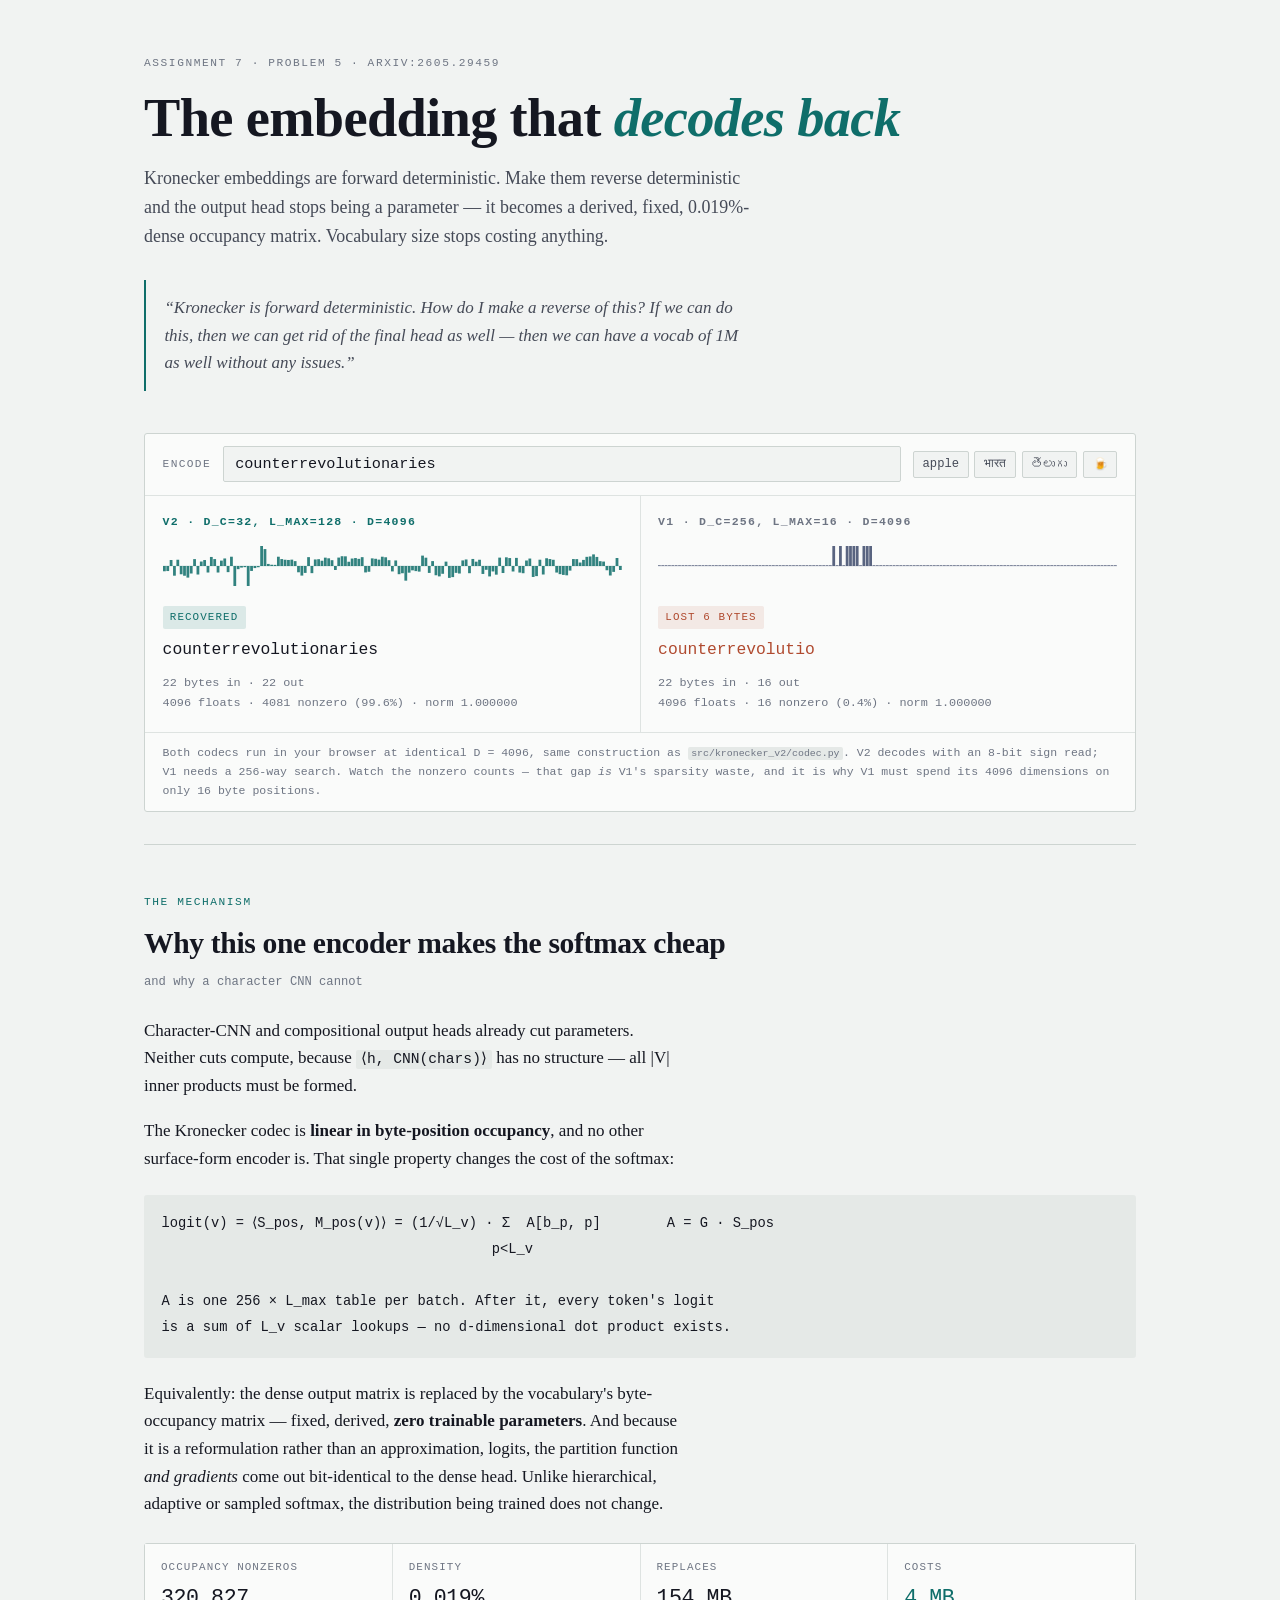
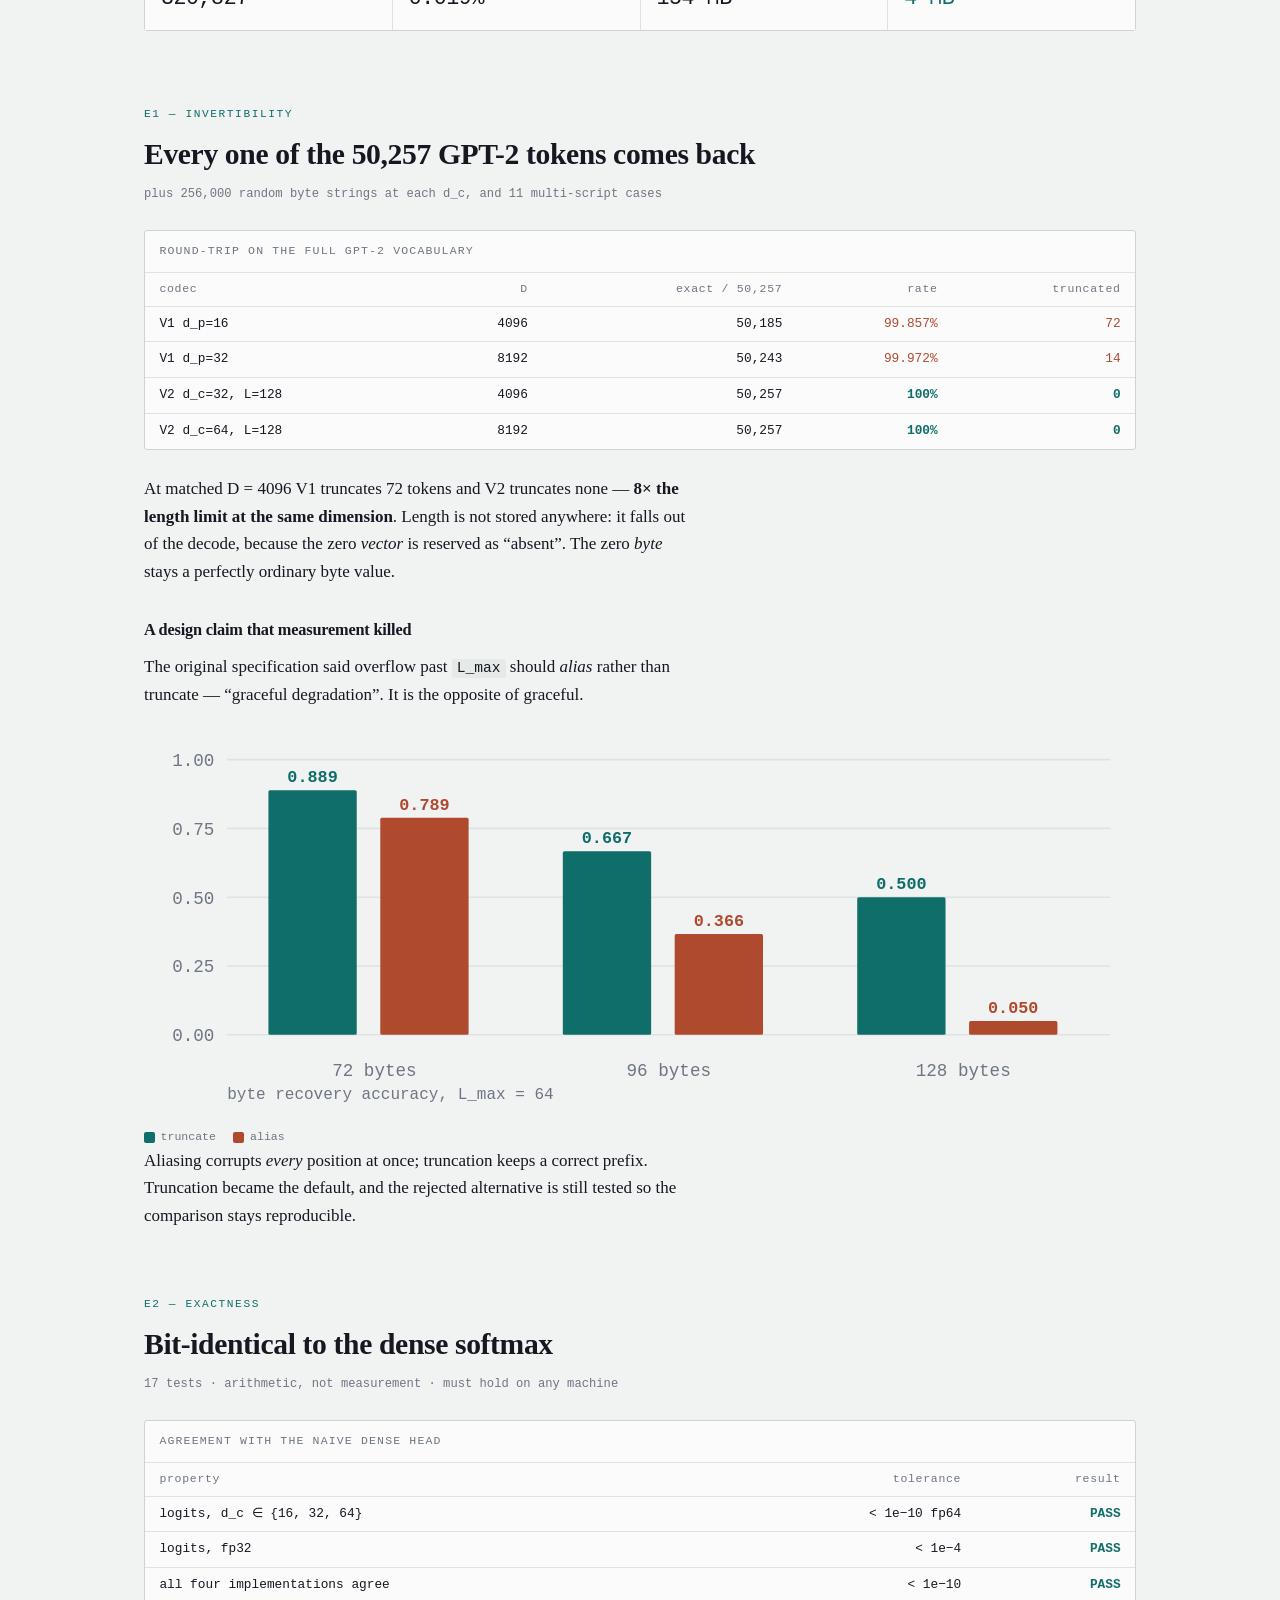
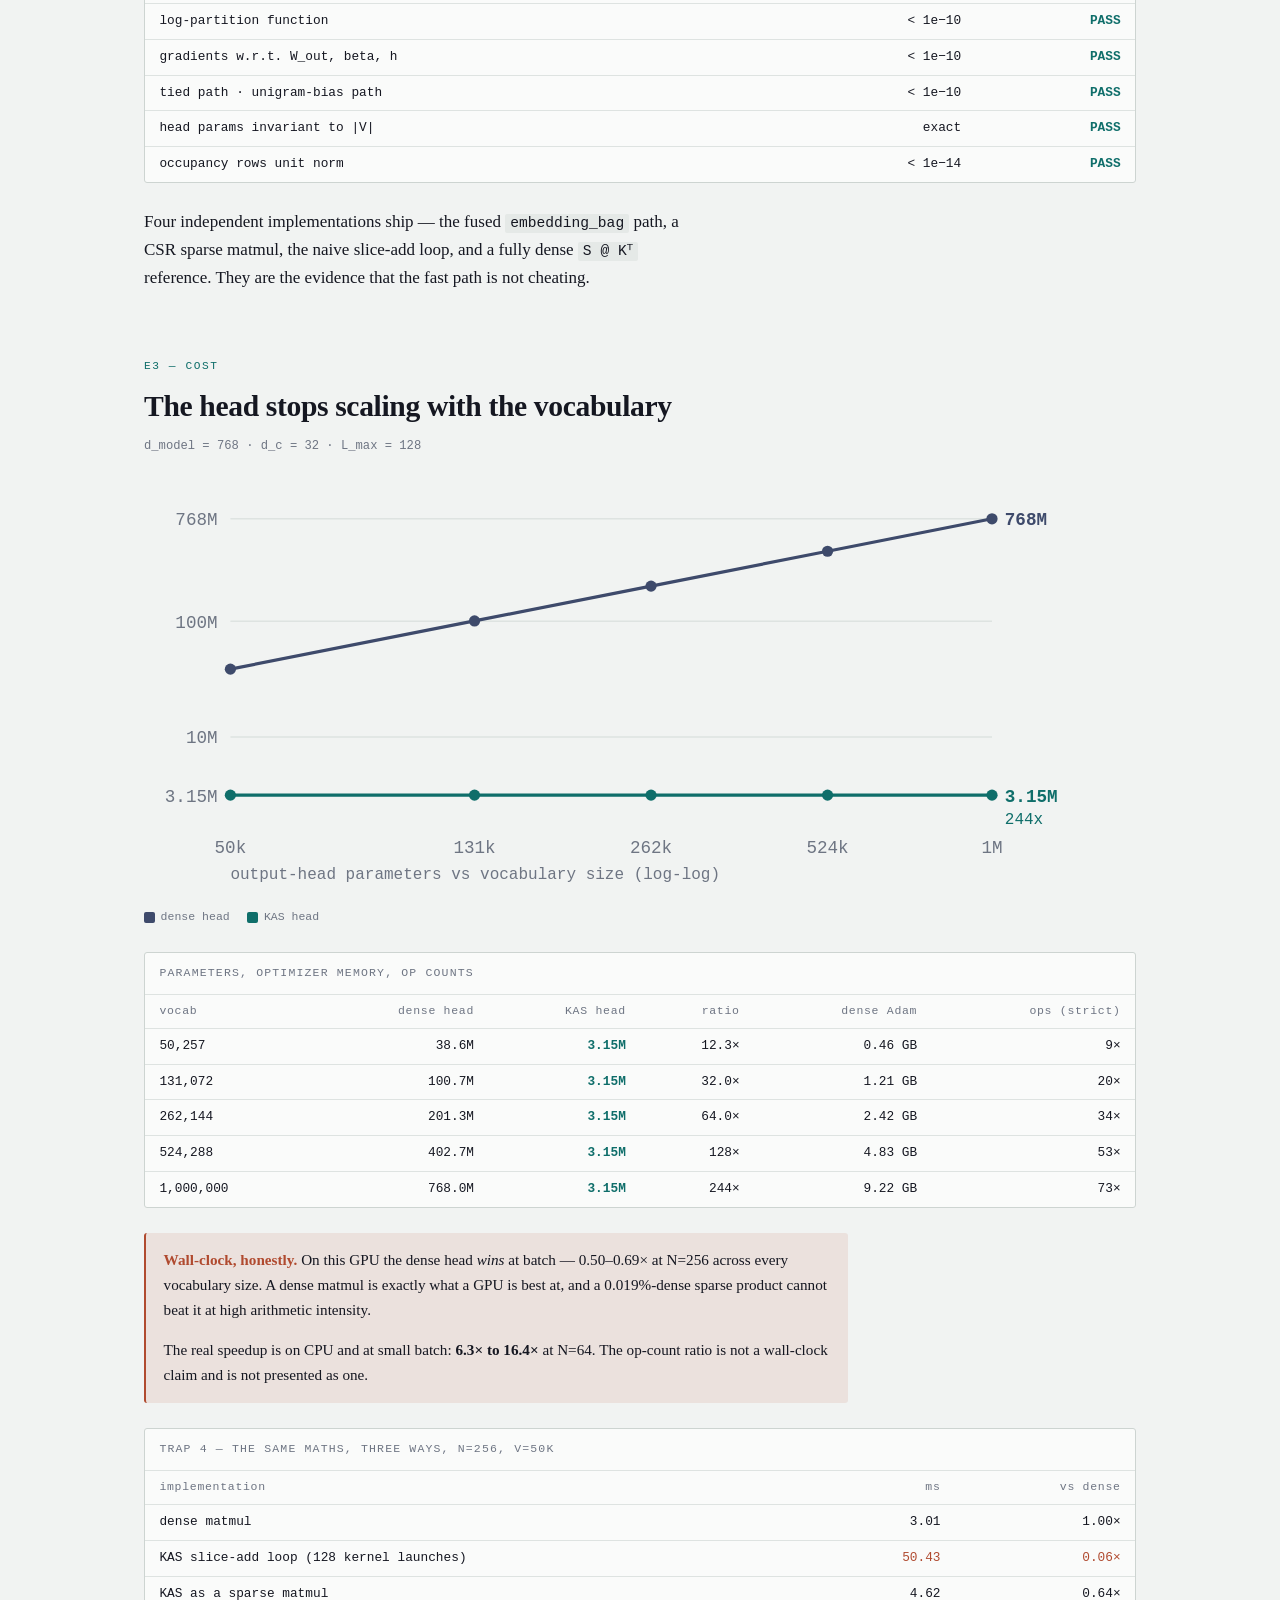
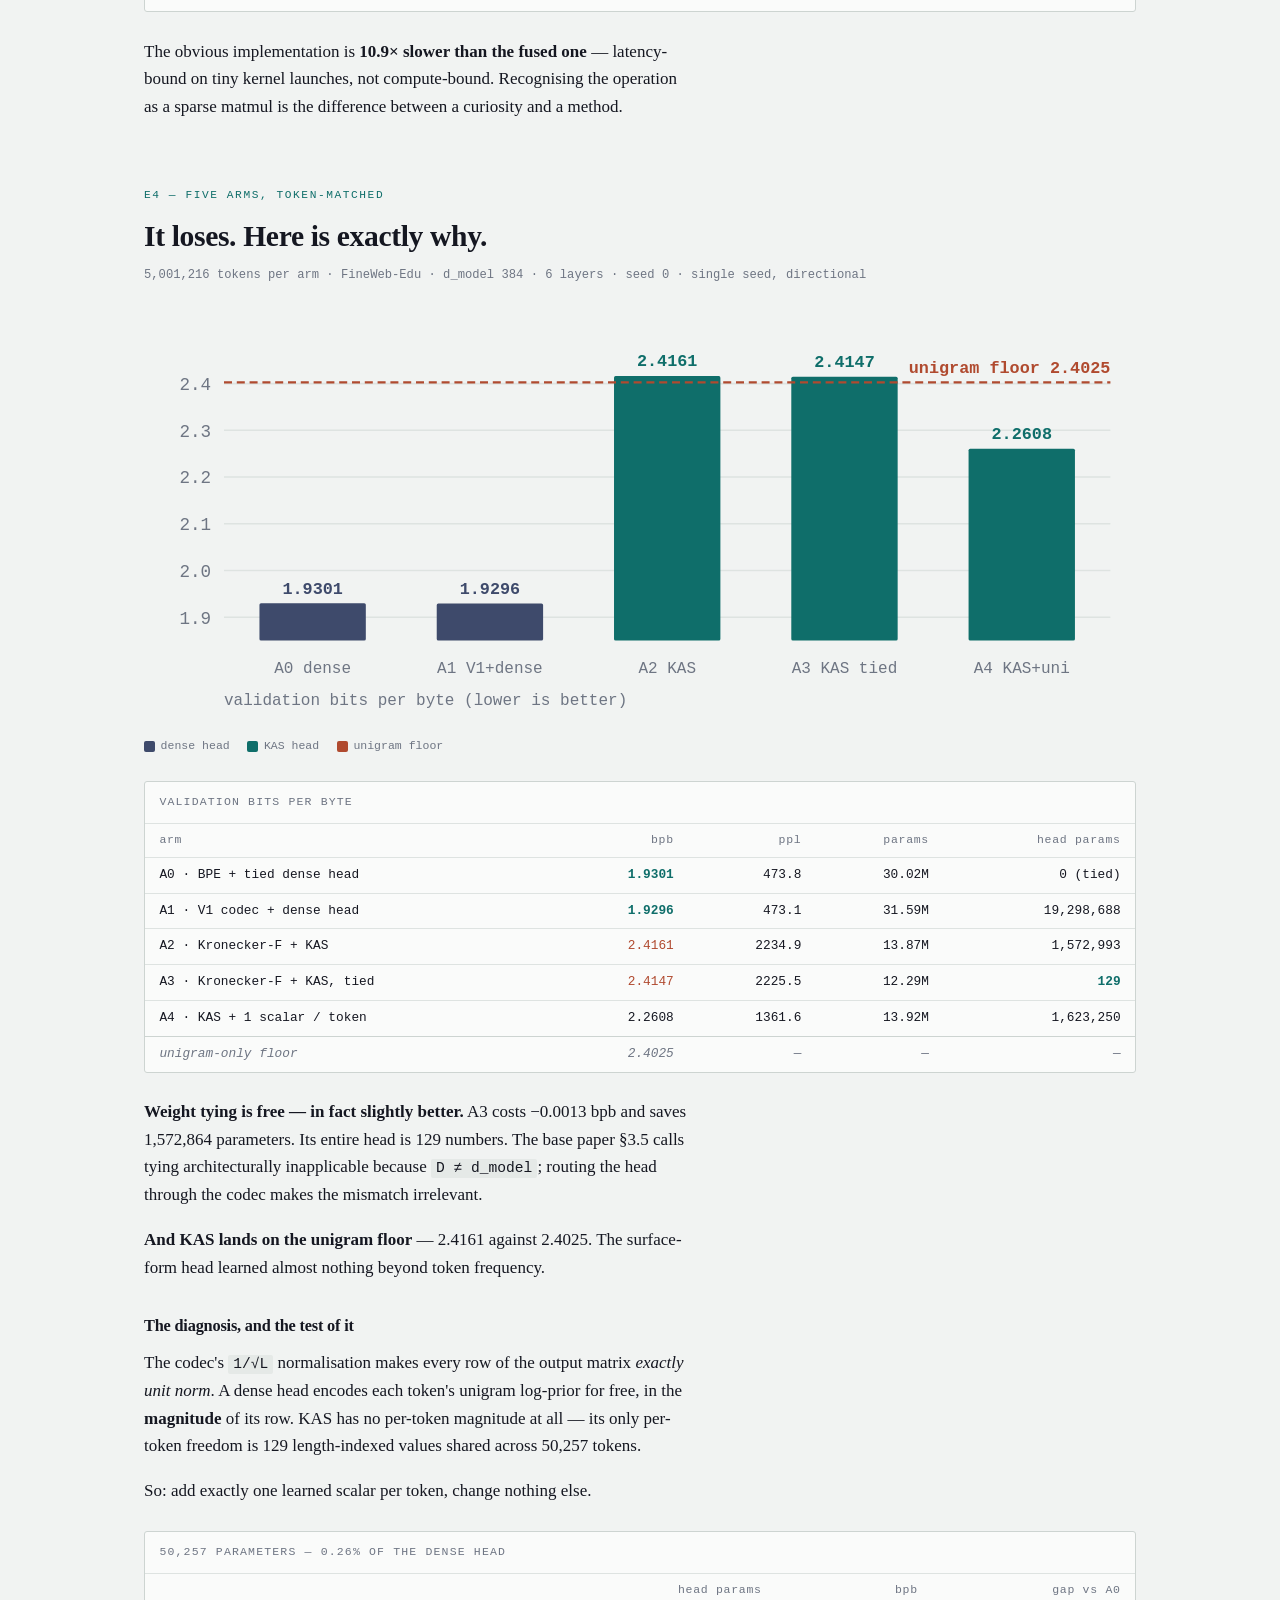
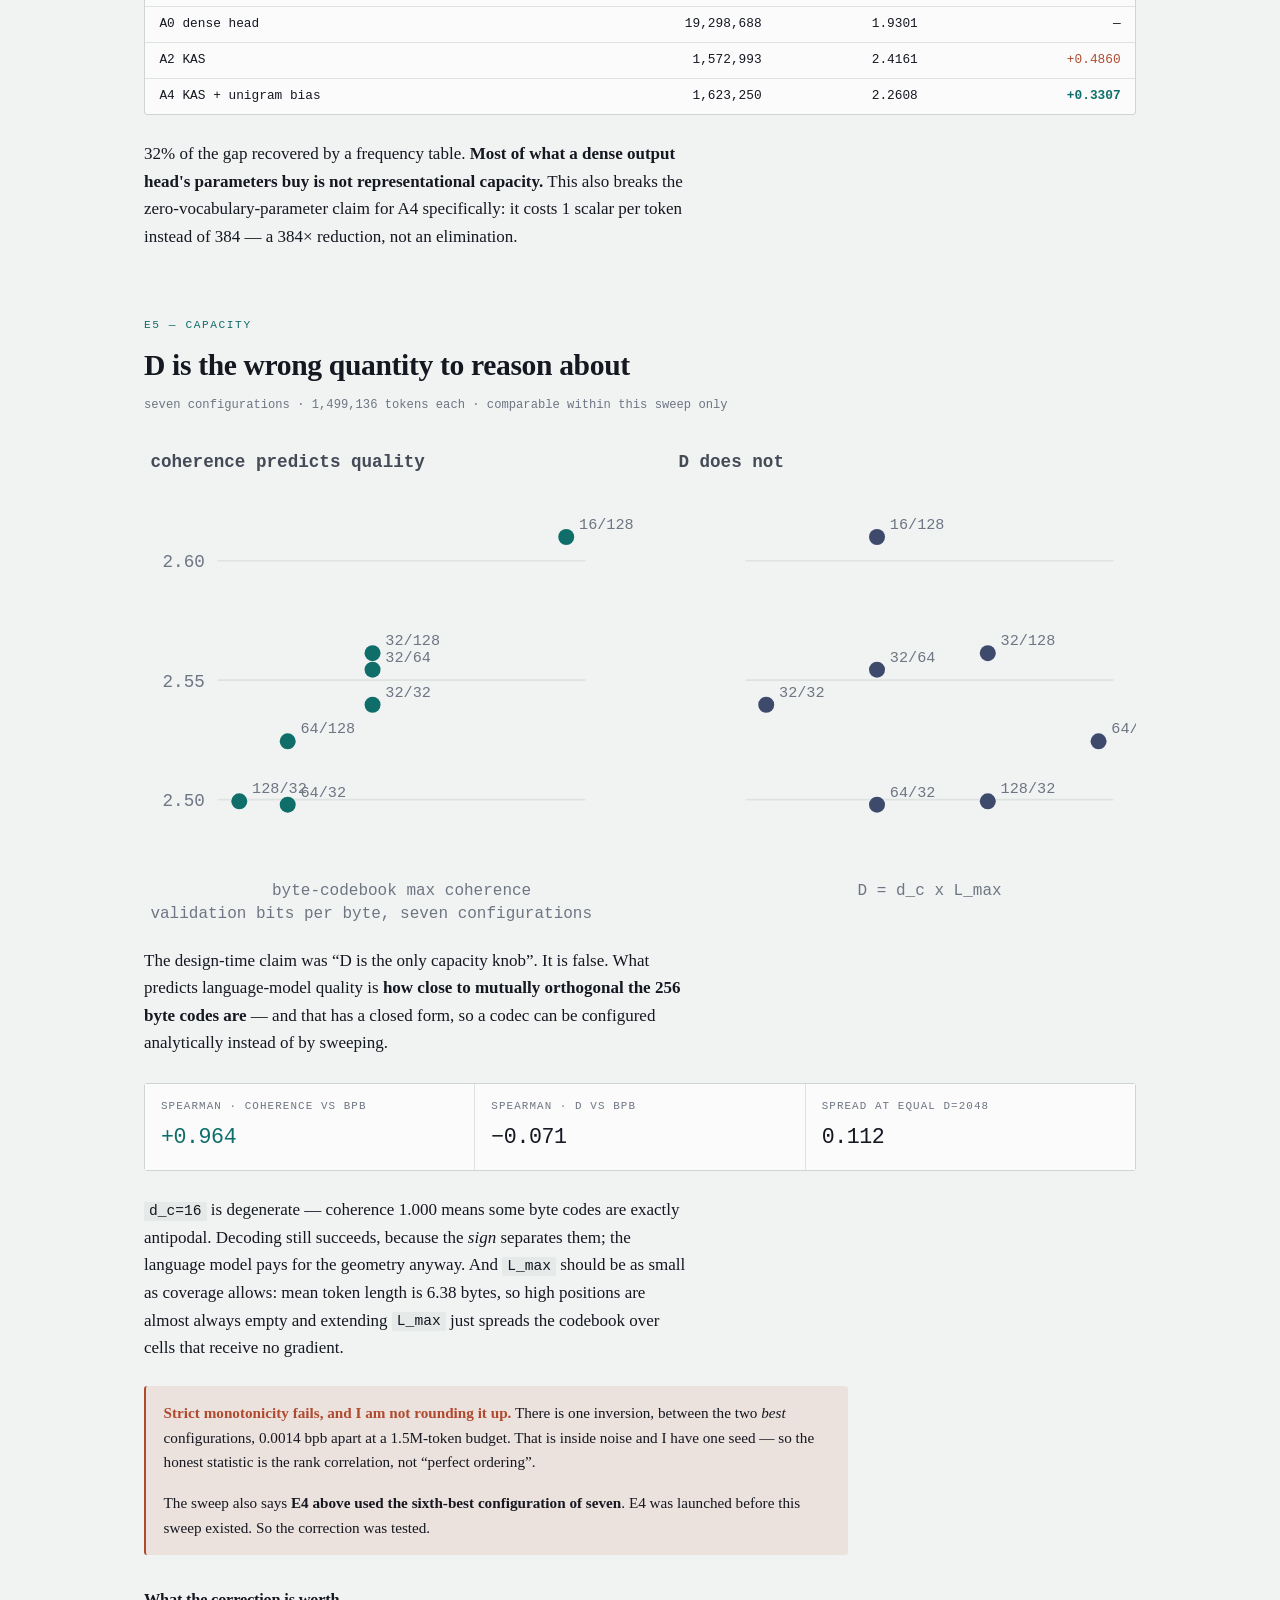
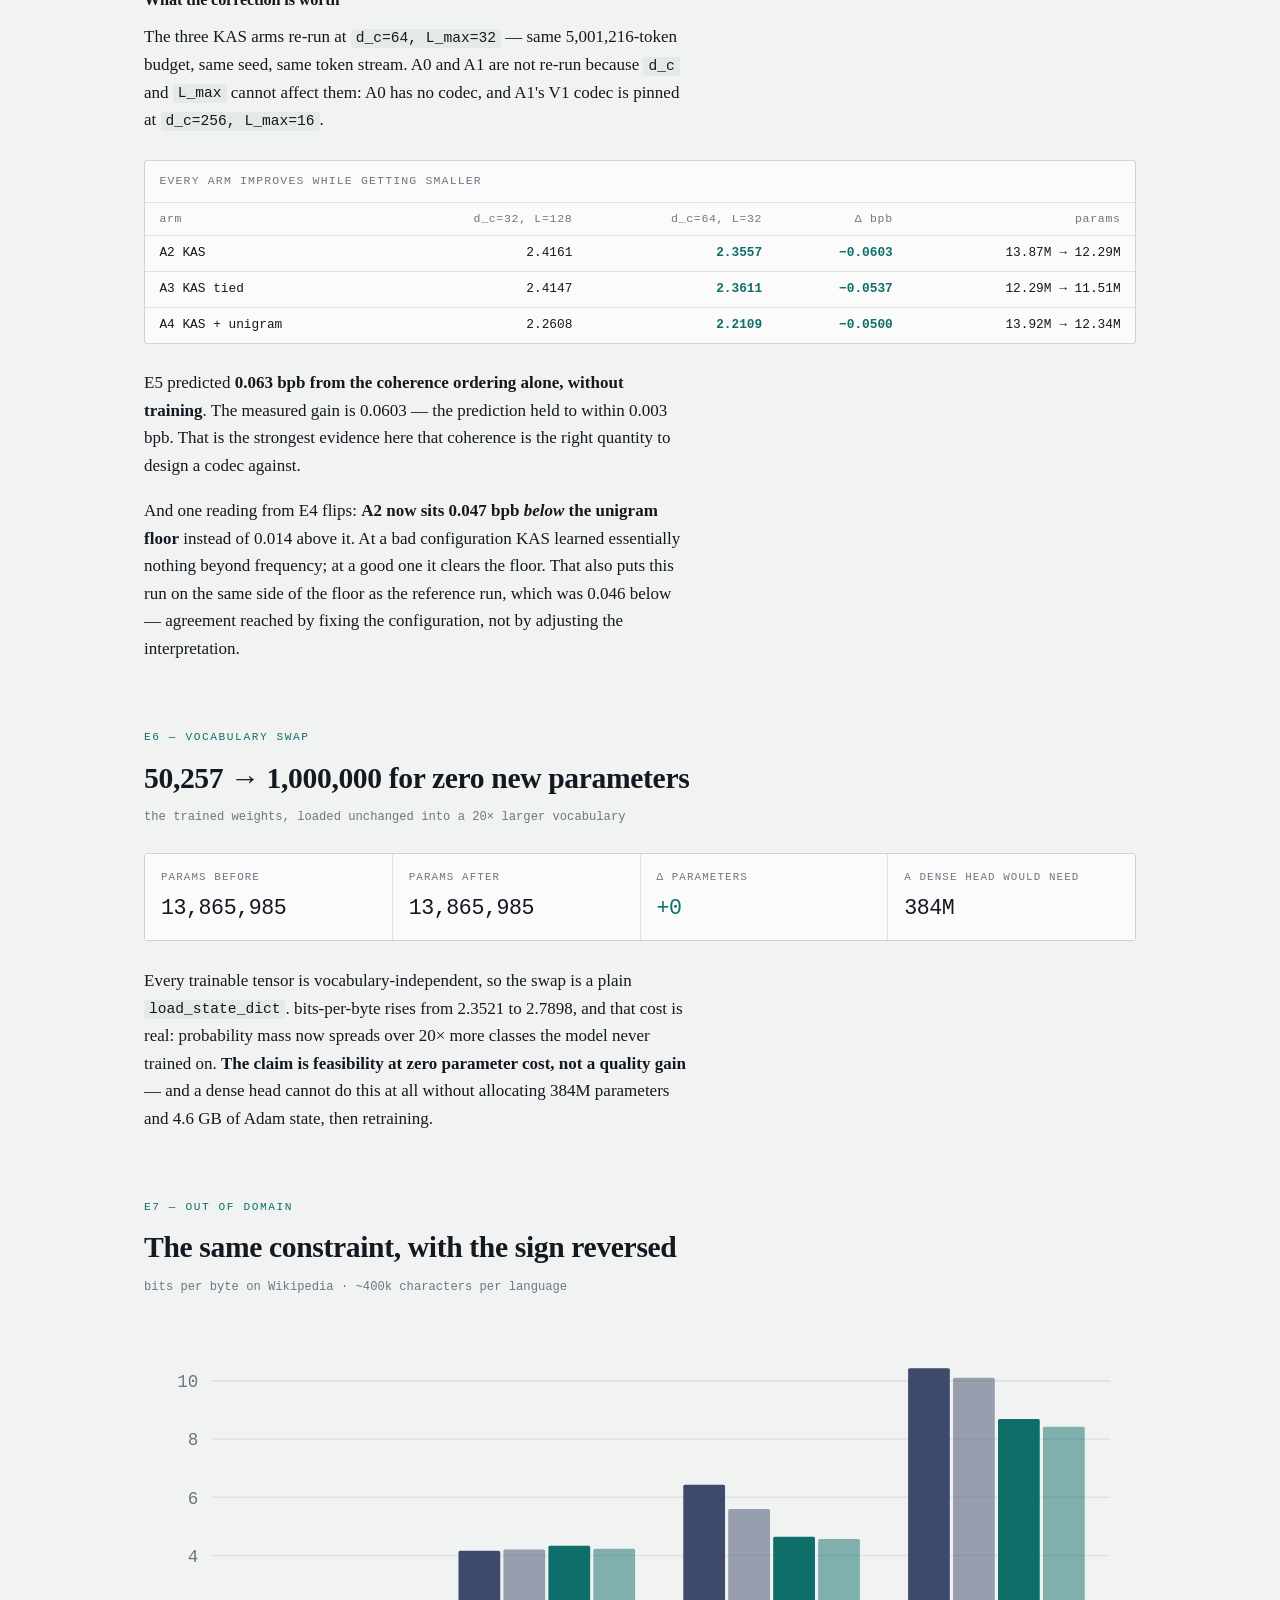
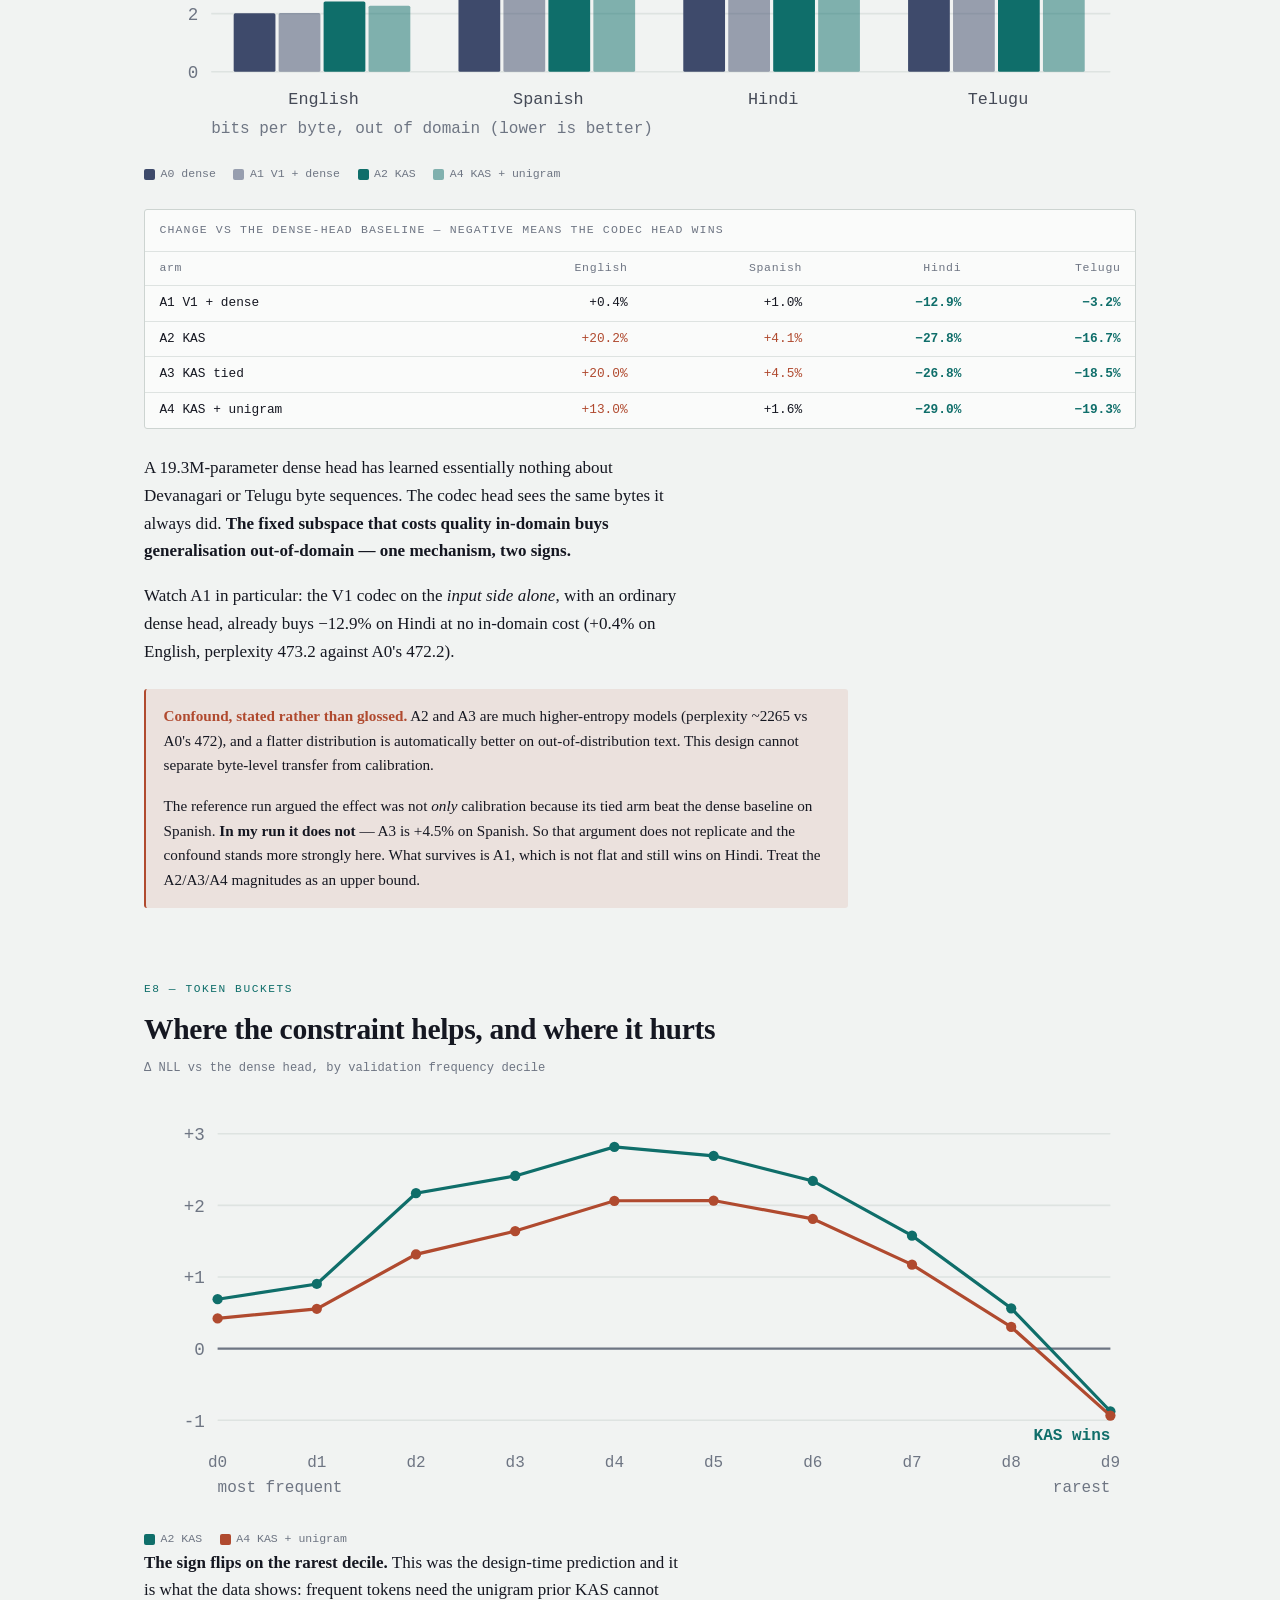
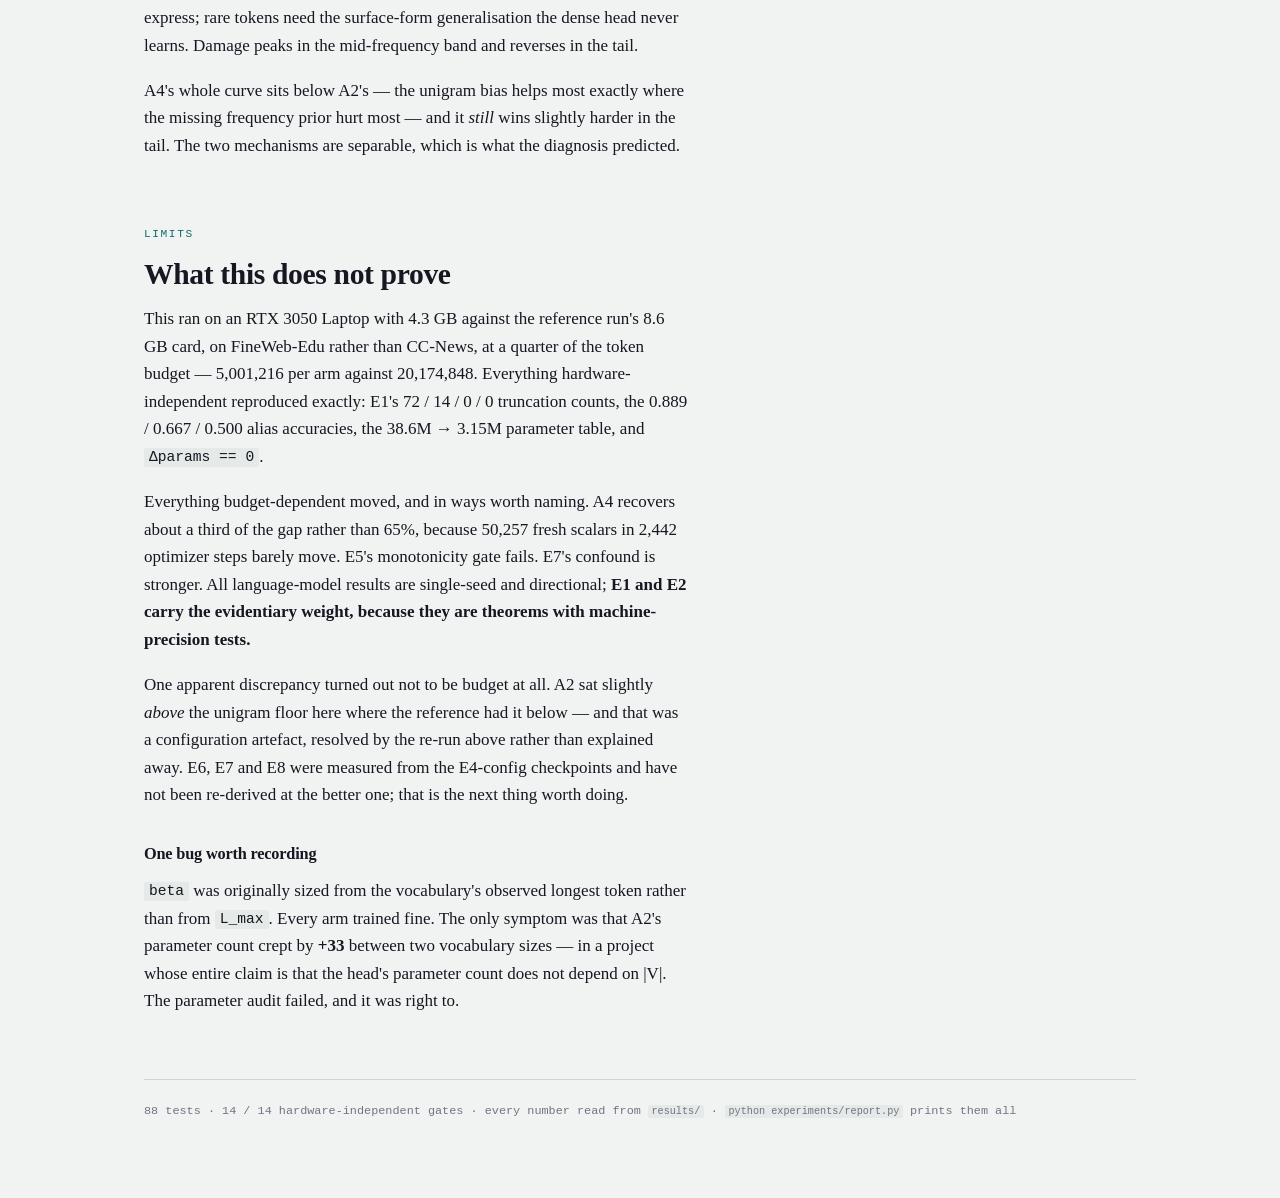
<file: assignment7/webapp/index.html>
<!doctype html>
<html lang="en">
<head>
<meta charset="utf-8">
<meta name="viewport" content="width=device-width, initial-scale=1">
<meta name="description" content="Kronecker Embeddings V2 -- a reverse-deterministic byte codec and a vocabulary-free softmax head.">
<style>*,*::before,*::after{box-sizing:border-box}body{margin:0}</style>
<title>Kronecker V2 — the embedding that decodes back</title>
<style>
:root{
  --paper:#F1F3F2; --raised:#FAFBFA; --sunk:#E5E9E7;
  --ink:#151721; --ink-2:#454A57; --ink-3:#6E7583;
  --rule:#CDD4D1; --rule-2:#DEE3E1;
  --kas:#0F6E6A; --kas-soft:#0F6E6A22;
  --dense:#3E4A6B; --dense-soft:#3E4A6B22;
  --warn:#B04A2F; --warn-soft:#B04A2F1A;
  --serif:ui-serif,"Iowan Old Style","Palatino Linotype",Palatino,"Book Antiqua",Georgia,serif;
  --mono:ui-monospace,"SF Mono","Cascadia Mono","JetBrains Mono","Roboto Mono",Consolas,monospace;
  --measure:34rem;
}
@media (prefers-color-scheme:dark){
  :root:not([data-theme="light"]){
    --paper:#14161A; --raised:#1B1E24; --sunk:#0F1114;
    --ink:#E7E9EC; --ink-2:#AFB6C0; --ink-3:#828B98;
    --rule:#2C3138; --rule-2:#22262C;
    --kas:#57B8B1; --kas-soft:#57B8B126;
    --dense:#8C9CC6; --dense-soft:#8C9CC626;
    --warn:#DE8560; --warn-soft:#DE856022;
  }
}
:root[data-theme="dark"]{
  --paper:#14161A; --raised:#1B1E24; --sunk:#0F1114;
  --ink:#E7E9EC; --ink-2:#AFB6C0; --ink-3:#828B98;
  --rule:#2C3138; --rule-2:#22262C;
  --kas:#57B8B1; --kas-soft:#57B8B126;
  --dense:#8C9CC6; --dense-soft:#8C9CC626;
  --warn:#DE8560; --warn-soft:#DE856022;
}

*{box-sizing:border-box}
body{
  margin:0; background:var(--paper); color:var(--ink);
  font-family:var(--serif); font-size:17px; line-height:1.62;
  -webkit-font-smoothing:antialiased;
}
.wrap{max-width:min(100% - 2.5rem,62rem); margin-inline:auto; padding-block:0 5rem}
.col{max-width:var(--measure)}
p{margin:0 0 1.05em}
a{color:var(--kas)}
h1,h2,h3{text-wrap:balance; margin:0; font-weight:600; letter-spacing:-.012em}
strong{font-weight:650}
code,.num{font-family:var(--mono); font-variant-numeric:tabular-nums}
code{font-size:.86em; background:var(--sunk); padding:.1em .34em; border-radius:2px}

/* ---------- masthead ---------- */
.mast{padding-block:3.4rem 2rem; border-bottom:1px solid var(--rule)}
.eyebrow{
  font-family:var(--mono); font-size:.7rem; letter-spacing:.14em;
  text-transform:uppercase; color:var(--ink-3); margin:0 0 1.1rem
}
h1{font-size:clamp(2.1rem,5.4vw,3.4rem); line-height:1.06}
h1 em{font-style:italic; color:var(--kas)}
.dek{font-size:1.12rem; color:var(--ink-2); margin-top:1rem; max-width:38rem}
.problem{
  margin:1.8rem 0 0; padding:.9rem 0 .9rem 1.15rem;
  border-left:2px solid var(--kas); color:var(--ink-2); font-style:italic;
  max-width:38rem
}

/* ---------- live codec ---------- */
.demo{
  margin:2.6rem 0 0; background:var(--raised);
  border:1px solid var(--rule); border-radius:3px; overflow:hidden
}
.demo-head{
  display:flex; flex-wrap:wrap; gap:.75rem; align-items:center;
  padding:.8rem 1.1rem; border-bottom:1px solid var(--rule-2)
}
.demo-head label{
  font-family:var(--mono); font-size:.7rem; letter-spacing:.12em;
  text-transform:uppercase; color:var(--ink-3)
}
#src{
  flex:1 1 14rem; min-width:0; font-family:var(--mono); font-size:.95rem;
  padding:.5rem .7rem; color:var(--ink); background:var(--paper);
  border:1px solid var(--rule); border-radius:2px
}
#src:focus-visible{outline:2px solid var(--kas); outline-offset:1px}
.chips{display:flex; gap:.35rem; flex-wrap:wrap}
.chip{
  font-family:var(--mono); font-size:.76rem; padding:.3rem .55rem; cursor:pointer;
  color:var(--ink-2); background:var(--paper);
  border:1px solid var(--rule); border-radius:2px
}
.chip:hover{border-color:var(--kas); color:var(--kas)}
.chip:focus-visible{outline:2px solid var(--kas); outline-offset:1px}
.lanes{display:grid; grid-template-columns:1fr; gap:1px; background:var(--rule-2)}
@media (min-width:44rem){.lanes{grid-template-columns:1fr 1fr}}
.lane{background:var(--raised); padding:1.05rem 1.1rem 1.2rem}
.lane h3{
  font-family:var(--mono); font-size:.72rem; letter-spacing:.11em;
  text-transform:uppercase; color:var(--ink-3); margin-bottom:.7rem
}
.lane.v2 h3{color:var(--kas)}
.sig{width:100%; height:46px; display:block; margin-bottom:.75rem}
.out{
  font-family:var(--mono); font-size:1.02rem; word-break:break-all;
  min-height:1.6em; line-height:1.5
}
.out.ok{color:var(--ink)}
.out.lost{color:var(--warn)}
.meta{
  font-family:var(--mono); font-size:.74rem; color:var(--ink-3);
  margin-top:.55rem; line-height:1.7; white-space:pre-line
}
.verdict{
  display:inline-block; font-family:var(--mono); font-size:.68rem;
  letter-spacing:.1em; text-transform:uppercase; padding:.16rem .45rem;
  border-radius:2px; margin-bottom:.55rem
}
.verdict.ok{background:var(--kas-soft); color:var(--kas)}
.verdict.lost{background:var(--warn-soft); color:var(--warn)}
.demo-foot{
  padding:.7rem 1.1rem; border-top:1px solid var(--rule-2);
  font-family:var(--mono); font-size:.72rem; color:var(--ink-3)
}

/* ---------- sections ---------- */
section{padding-block:3rem 0}
.sec-id{
  font-family:var(--mono); font-size:.7rem; letter-spacing:.14em;
  text-transform:uppercase; color:var(--kas); margin:0 0 .5rem
}
h2{font-size:clamp(1.4rem,3vw,1.85rem); margin-bottom:.35rem}
.sub{color:var(--ink-3); font-family:var(--mono); font-size:.76rem; margin:0 0 1.5rem}
h3.mini{font-size:1.02rem; margin:2rem 0 .6rem}

/* ---------- plates ---------- */
.plate{margin:1.6rem 0; overflow-x:auto; border:1px solid var(--rule); border-radius:3px; background:var(--raised)}
table{border-collapse:collapse; width:100%; font-family:var(--mono); font-size:.8rem}
caption{
  text-align:left; padding:.7rem .9rem; color:var(--ink-3);
  font-size:.72rem; letter-spacing:.1em; text-transform:uppercase;
  border-bottom:1px solid var(--rule-2)
}
th,td{padding:.44rem .9rem; text-align:right; white-space:nowrap; font-variant-numeric:tabular-nums}
th:first-child,td:first-child{text-align:left}
thead th{
  color:var(--ink-3); font-weight:400; font-size:.72rem;
  letter-spacing:.06em; border-bottom:1px solid var(--rule-2)
}
tbody tr+tr td{border-top:1px solid var(--rule-2)}
td.win{color:var(--kas); font-weight:600}
td.lose{color:var(--warn)}
tr.rule-top td{border-top:1px solid var(--rule)}
tr.muted td{color:var(--ink-3); font-style:italic}
.fig{margin:1.6rem 0; overflow-x:auto}
.fig svg{display:block; min-width:min(100%,30rem); width:100%; height:auto}
.legend{
  display:flex; gap:1.1rem; flex-wrap:wrap; font-family:var(--mono);
  font-size:.72rem; color:var(--ink-3); margin-top:.5rem
}
.legend span{display:flex; align-items:center; gap:.35rem}
.sw{width:11px; height:11px; border-radius:2px; display:inline-block}

/* ---------- notes ---------- */
.note{
  margin:1.5rem 0; padding:.95rem 1.1rem; border-radius:3px;
  background:var(--warn-soft); border-left:2px solid var(--warn);
  font-size:.95rem; max-width:44rem
}
.note b{color:var(--warn); font-weight:650}
.note p:last-child{margin-bottom:0}
.keystat{
  display:flex; flex-wrap:wrap; gap:1px; background:var(--rule-2);
  border:1px solid var(--rule); border-radius:3px; margin:1.6rem 0
}
.keystat div{flex:1 1 9rem; background:var(--raised); padding:.9rem 1rem}
.keystat dt{
  font-family:var(--mono); font-size:.68rem; letter-spacing:.1em;
  text-transform:uppercase; color:var(--ink-3); margin-bottom:.3rem
}
.keystat dd{
  margin:0; font-family:var(--mono); font-size:1.35rem;
  font-variant-numeric:tabular-nums; letter-spacing:-.02em
}
.keystat dd.pos{color:var(--kas)}
.eq{
  font-family:var(--mono); font-size:.86rem; line-height:1.9;
  background:var(--sunk); border-radius:3px; padding:1rem 1.1rem;
  margin:1.4rem 0; overflow-x:auto; white-space:pre
}
footer{
  margin-top:4rem; padding-top:1.4rem; border-top:1px solid var(--rule);
  font-family:var(--mono); font-size:.74rem; color:var(--ink-3)
}
@media (prefers-reduced-motion:reduce){*{transition:none!important; animation:none!important}}
</style>
</head>
<body>


<div class="wrap">

<header class="mast">
  <p class="eyebrow">Assignment 7 · Problem 5 · arXiv:2605.29459</p>
  <h1>The embedding that <em>decodes back</em></h1>
  <p class="dek">Kronecker embeddings are forward deterministic. Make them reverse deterministic and the output head stops being a parameter — it becomes a derived, fixed, 0.019%-dense occupancy matrix. Vocabulary size stops costing anything.</p>
  <p class="problem">“Kronecker is forward deterministic. How do I make a reverse of this? If we can do this, then we can get rid of the final head as well — then we can have a vocab of 1M as well without any issues.”</p>

  <div class="demo">
    <div class="demo-head">
      <label for="src">Encode</label>
      <input id="src" value="counterrevolutionaries" spellcheck="false" autocomplete="off">
      <div class="chips">
        <button class="chip" data-s="apple">apple</button>
        <button class="chip" data-s="भारत">भारत</button>
        <button class="chip" data-s="తెలుగు">తెలుగు</button>
        <button class="chip" data-s="🍺">🍺</button>
      </div>
    </div>
    <div class="lanes">
      <div class="lane v2">
        <h3>V2 · d_c=32, L_max=128 · D=4096</h3>
        <svg class="sig" id="sig2" viewBox="0 0 400 46" preserveAspectRatio="none" aria-hidden="true"></svg>
        <div id="v2v" class="verdict ok">recovered</div>
        <div id="v2" class="out ok"></div>
        <div id="v2m" class="meta"></div>
      </div>
      <div class="lane">
        <h3>V1 · d_c=256, L_max=16 · D=4096</h3>
        <svg class="sig" id="sig1" viewBox="0 0 400 46" preserveAspectRatio="none" aria-hidden="true"></svg>
        <div id="v1v" class="verdict ok">recovered</div>
        <div id="v1" class="out ok"></div>
        <div id="v1m" class="meta"></div>
      </div>
    </div>
    <div class="demo-foot">Both codecs run in your browser at identical D = 4096, same construction as <code>src/kronecker_v2/codec.py</code>. V2 decodes with an 8-bit sign read; V1 needs a 256-way search. Watch the nonzero counts — that gap <em>is</em> V1's sparsity waste, and it is why V1 must spend its 4096 dimensions on only 16 byte positions.</div>
  </div>
</header>

<section>
  <p class="sec-id">The mechanism</p>
  <h2>Why this one encoder makes the softmax cheap</h2>
  <p class="sub">and why a character CNN cannot</p>
  <div class="col">
    <p>Character-CNN and compositional output heads already cut parameters. Neither cuts compute, because <code>⟨h, CNN(chars)⟩</code> has no structure — all |V| inner products must be formed.</p>
    <p>The Kronecker codec is <strong>linear in byte-position occupancy</strong>, and no other surface-form encoder is. That single property changes the cost of the softmax:</p>
  </div>
  <div class="eq">logit(v) = ⟨S_pos, M_pos(v)⟩ = (1/√L_v) · Σ  A[b_p, p]        A = G · S_pos
                                        p&lt;L_v

A is one 256 × L_max table per batch. After it, every token's logit
is a sum of L_v scalar lookups — no d-dimensional dot product exists.</div>
  <div class="col">
    <p>Equivalently: the dense output matrix is replaced by the vocabulary's byte-occupancy matrix — fixed, derived, <strong>zero trainable parameters</strong>. And because it is a reformulation rather than an approximation, logits, the partition function <em>and gradients</em> come out bit-identical to the dense head. Unlike hierarchical, adaptive or sampled softmax, the distribution being trained does not change.</p>
  </div>
  <dl class="keystat">
    <div><dt>Occupancy nonzeros</dt><dd>320,827</dd></div>
    <div><dt>Density</dt><dd>0.019%</dd></div>
    <div><dt>Replaces</dt><dd>154 MB</dd></div>
    <div><dt>Costs</dt><dd class="pos">4 MB</dd></div>
  </dl>
</section>

<section>
  <p class="sec-id">E1 — invertibility</p>
  <h2>Every one of the 50,257 GPT-2 tokens comes back</h2>
  <p class="sub">plus 256,000 random byte strings at each d_c, and 11 multi-script cases</p>
  <div class="plate">
    <table>
      <caption>Round-trip on the full GPT-2 vocabulary</caption>
      <thead><tr><th>codec</th><th>D</th><th>exact / 50,257</th><th>rate</th><th>truncated</th></tr></thead>
      <tbody>
        <tr><td>V1 d_p=16</td><td>4096</td><td>50,185</td><td class="lose">99.857%</td><td class="lose">72</td></tr>
        <tr><td>V1 d_p=32</td><td>8192</td><td>50,243</td><td class="lose">99.972%</td><td class="lose">14</td></tr>
        <tr><td>V2 d_c=32, L=128</td><td>4096</td><td>50,257</td><td class="win">100%</td><td class="win">0</td></tr>
        <tr><td>V2 d_c=64, L=128</td><td>8192</td><td>50,257</td><td class="win">100%</td><td class="win">0</td></tr>
      </tbody>
    </table>
  </div>
  <div class="col">
    <p>At matched D = 4096 V1 truncates 72 tokens and V2 truncates none — <strong>8× the length limit at the same dimension</strong>. Length is not stored anywhere: it falls out of the decode, because the zero <em>vector</em> is reserved as “absent”. The zero <em>byte</em> stays a perfectly ordinary byte value.</p>
    <h3 class="mini">A design claim that measurement killed</h3>
    <p>The original specification said overflow past <code>L_max</code> should <em>alias</em> rather than truncate — “graceful degradation”. It is the opposite of graceful.</p>
  </div>
  <div class="fig" id="fig-alias"></div>
  <div class="legend"><span><i class="sw" style="background:var(--kas)"></i>truncate</span><span><i class="sw" style="background:var(--warn)"></i>alias</span></div>
  <div class="col"><p>Aliasing corrupts <em>every</em> position at once; truncation keeps a correct prefix. Truncation became the default, and the rejected alternative is still tested so the comparison stays reproducible.</p></div>
</section>

<section>
  <p class="sec-id">E2 — exactness</p>
  <h2>Bit-identical to the dense softmax</h2>
  <p class="sub">17 tests · arithmetic, not measurement · must hold on any machine</p>
  <div class="plate">
    <table>
      <caption>Agreement with the naive dense head</caption>
      <thead><tr><th>property</th><th>tolerance</th><th>result</th></tr></thead>
      <tbody>
        <tr><td>logits, d_c ∈ {16, 32, 64}</td><td>&lt; 1e−10 fp64</td><td class="win">PASS</td></tr>
        <tr><td>logits, fp32</td><td>&lt; 1e−4</td><td class="win">PASS</td></tr>
        <tr><td>all four implementations agree</td><td>&lt; 1e−10</td><td class="win">PASS</td></tr>
        <tr><td>log-partition function</td><td>&lt; 1e−10</td><td class="win">PASS</td></tr>
        <tr><td>gradients w.r.t. W_out, beta, h</td><td>&lt; 1e−10</td><td class="win">PASS</td></tr>
        <tr><td>tied path · unigram-bias path</td><td>&lt; 1e−10</td><td class="win">PASS</td></tr>
        <tr><td>head params invariant to |V|</td><td>exact</td><td class="win">PASS</td></tr>
        <tr><td>occupancy rows unit norm</td><td>&lt; 1e−14</td><td class="win">PASS</td></tr>
      </tbody>
    </table>
  </div>
  <div class="col"><p>Four independent implementations ship — the fused <code>embedding_bag</code> path, a CSR sparse matmul, the naive slice-add loop, and a fully dense <code>S @ Kᵀ</code> reference. They are the evidence that the fast path is not cheating.</p></div>
</section>

<section>
  <p class="sec-id">E3 — cost</p>
  <h2>The head stops scaling with the vocabulary</h2>
  <p class="sub">d_model = 768 · d_c = 32 · L_max = 128</p>
  <div class="fig" id="fig-params"></div>
  <div class="legend"><span><i class="sw" style="background:var(--dense)"></i>dense head</span><span><i class="sw" style="background:var(--kas)"></i>KAS head</span></div>
  <div class="plate">
    <table>
      <caption>Parameters, optimizer memory, op counts</caption>
      <thead><tr><th>vocab</th><th>dense head</th><th>KAS head</th><th>ratio</th><th>dense Adam</th><th>ops (strict)</th></tr></thead>
      <tbody>
        <tr><td>50,257</td><td>38.6M</td><td class="win">3.15M</td><td>12.3×</td><td>0.46 GB</td><td>9×</td></tr>
        <tr><td>131,072</td><td>100.7M</td><td class="win">3.15M</td><td>32.0×</td><td>1.21 GB</td><td>20×</td></tr>
        <tr><td>262,144</td><td>201.3M</td><td class="win">3.15M</td><td>64.0×</td><td>2.42 GB</td><td>34×</td></tr>
        <tr><td>524,288</td><td>402.7M</td><td class="win">3.15M</td><td>128×</td><td>4.83 GB</td><td>53×</td></tr>
        <tr><td>1,000,000</td><td>768.0M</td><td class="win">3.15M</td><td>244×</td><td>9.22 GB</td><td>73×</td></tr>
      </tbody>
    </table>
  </div>
  <div class="note">
    <p><b>Wall-clock, honestly.</b> On this GPU the dense head <em>wins</em> at batch — 0.50–0.69× at N=256 across every vocabulary size. A dense matmul is exactly what a GPU is best at, and a 0.019%-dense sparse product cannot beat it at high arithmetic intensity.</p>
    <p>The real speedup is on CPU and at small batch: <strong>6.3× to 16.4×</strong> at N=64. The op-count ratio is not a wall-clock claim and is not presented as one.</p>
  </div>
  <div class="plate">
    <table>
      <caption>Trap 4 — the same maths, three ways, N=256, V=50k</caption>
      <thead><tr><th>implementation</th><th>ms</th><th>vs dense</th></tr></thead>
      <tbody>
        <tr><td>dense matmul</td><td>3.01</td><td>1.00×</td></tr>
        <tr><td>KAS slice-add loop (128 kernel launches)</td><td class="lose">50.43</td><td class="lose">0.06×</td></tr>
        <tr><td>KAS as a sparse matmul</td><td>4.62</td><td>0.64×</td></tr>
      </tbody>
    </table>
  </div>
  <div class="col"><p>The obvious implementation is <strong>10.9× slower than the fused one</strong> — latency-bound on tiny kernel launches, not compute-bound. Recognising the operation as a sparse matmul is the difference between a curiosity and a method.</p></div>
</section>

<section>
  <p class="sec-id">E4 — five arms, token-matched</p>
  <h2>It loses. Here is exactly why.</h2>
  <p class="sub">5,001,216 tokens per arm · FineWeb-Edu · d_model 384 · 6 layers · seed 0 · single seed, directional</p>
  <div class="fig" id="fig-arms"></div>
  <div class="legend"><span><i class="sw" style="background:var(--dense)"></i>dense head</span><span><i class="sw" style="background:var(--kas)"></i>KAS head</span><span><i class="sw" style="background:var(--warn)"></i>unigram floor</span></div>
  <div class="plate">
    <table>
      <caption>Validation bits per byte</caption>
      <thead><tr><th>arm</th><th>bpb</th><th>ppl</th><th>params</th><th>head params</th></tr></thead>
      <tbody>
        <tr><td>A0 · BPE + tied dense head</td><td class="win">1.9301</td><td>473.8</td><td>30.02M</td><td>0 (tied)</td></tr>
        <tr><td>A1 · V1 codec + dense head</td><td class="win">1.9296</td><td>473.1</td><td>31.59M</td><td>19,298,688</td></tr>
        <tr><td>A2 · Kronecker-F + KAS</td><td class="lose">2.4161</td><td>2234.9</td><td>13.87M</td><td>1,572,993</td></tr>
        <tr><td>A3 · Kronecker-F + KAS, tied</td><td class="lose">2.4147</td><td>2225.5</td><td>12.29M</td><td class="win">129</td></tr>
        <tr><td>A4 · KAS + 1 scalar / token</td><td>2.2608</td><td>1361.6</td><td>13.92M</td><td>1,623,250</td></tr>
        <tr class="rule-top muted"><td>unigram-only floor</td><td>2.4025</td><td>—</td><td>—</td><td>—</td></tr>
      </tbody>
    </table>
  </div>
  <div class="col">
    <p><strong>Weight tying is free — in fact slightly better.</strong> A3 costs −0.0013 bpb and saves 1,572,864 parameters. Its entire head is 129 numbers. The base paper §3.5 calls tying architecturally inapplicable because <code>D ≠ d_model</code>; routing the head through the codec makes the mismatch irrelevant.</p>
    <p><strong>And KAS lands on the unigram floor</strong> — 2.4161 against 2.4025. The surface-form head learned almost nothing beyond token frequency.</p>
    <h3 class="mini">The diagnosis, and the test of it</h3>
    <p>The codec's <code>1/√L</code> normalisation makes every row of the output matrix <em>exactly unit norm</em>. A dense head encodes each token's unigram log-prior for free, in the <strong>magnitude</strong> of its row. KAS has no per-token magnitude at all — its only per-token freedom is 129 length-indexed values shared across 50,257 tokens.</p>
    <p>So: add exactly one learned scalar per token, change nothing else.</p>
  </div>
  <div class="plate">
    <table>
      <caption>50,257 parameters — 0.26% of the dense head</caption>
      <thead><tr><th></th><th>head params</th><th>bpb</th><th>gap vs A0</th></tr></thead>
      <tbody>
        <tr><td>A0 dense head</td><td>19,298,688</td><td>1.9301</td><td>—</td></tr>
        <tr><td>A2 KAS</td><td>1,572,993</td><td>2.4161</td><td class="lose">+0.4860</td></tr>
        <tr><td>A4 KAS + unigram bias</td><td>1,623,250</td><td>2.2608</td><td class="win">+0.3307</td></tr>
      </tbody>
    </table>
  </div>
  <div class="col"><p>32% of the gap recovered by a frequency table. <strong>Most of what a dense output head's parameters buy is not representational capacity.</strong> This also breaks the zero-vocabulary-parameter claim for A4 specifically: it costs 1 scalar per token instead of 384 — a 384× reduction, not an elimination.</p></div>
</section>

<section>
  <p class="sec-id">E5 — capacity</p>
  <h2>D is the wrong quantity to reason about</h2>
  <p class="sub">seven configurations · 1,499,136 tokens each · comparable within this sweep only</p>
  <div class="fig" id="fig-coh"></div>
  <div class="col">
    <p>The design-time claim was “D is the only capacity knob”. It is false. What predicts language-model quality is <strong>how close to mutually orthogonal the 256 byte codes are</strong> — and that has a closed form, so a codec can be configured analytically instead of by sweeping.</p>
  </div>
  <dl class="keystat">
    <div><dt>Spearman · coherence vs bpb</dt><dd class="pos">+0.964</dd></div>
    <div><dt>Spearman · D vs bpb</dt><dd>−0.071</dd></div>
    <div><dt>Spread at equal D=2048</dt><dd>0.112</dd></div>
  </dl>
  <div class="col">
    <p><code>d_c=16</code> is degenerate — coherence 1.000 means some byte codes are exactly antipodal. Decoding still succeeds, because the <em>sign</em> separates them; the language model pays for the geometry anyway. And <code>L_max</code> should be as small as coverage allows: mean token length is 6.38 bytes, so high positions are almost always empty and extending <code>L_max</code> just spreads the codebook over cells that receive no gradient.</p>
  </div>
  <div class="note">
    <p><b>Strict monotonicity fails, and I am not rounding it up.</b> There is one inversion, between the two <em>best</em> configurations, 0.0014 bpb apart at a 1.5M-token budget. That is inside noise and I have one seed — so the honest statistic is the rank correlation, not “perfect ordering”.</p>
    <p>The sweep also says <strong>E4 above used the sixth-best configuration of seven</strong>. E4 was launched before this sweep existed. So the correction was tested.</p>
  </div>

  <h3 class="mini">What the correction is worth</h3>
  <div class="col">
    <p>The three KAS arms re-run at <code>d_c=64, L_max=32</code> — same 5,001,216-token budget, same seed, same token stream. A0 and A1 are not re-run because <code>d_c</code> and <code>L_max</code> cannot affect them: A0 has no codec, and A1's V1 codec is pinned at <code>d_c=256, L_max=16</code>.</p>
  </div>
  <div class="plate">
    <table>
      <caption>Every arm improves while getting smaller</caption>
      <thead><tr><th>arm</th><th>d_c=32, L=128</th><th>d_c=64, L=32</th><th>Δ bpb</th><th>params</th></tr></thead>
      <tbody>
        <tr><td>A2 KAS</td><td>2.4161</td><td class="win">2.3557</td><td class="win">−0.0603</td><td>13.87M → 12.29M</td></tr>
        <tr><td>A3 KAS tied</td><td>2.4147</td><td class="win">2.3611</td><td class="win">−0.0537</td><td>12.29M → 11.51M</td></tr>
        <tr><td>A4 KAS + unigram</td><td>2.2608</td><td class="win">2.2109</td><td class="win">−0.0500</td><td>13.92M → 12.34M</td></tr>
      </tbody>
    </table>
  </div>
  <div class="col">
    <p>E5 predicted <strong>0.063 bpb from the coherence ordering alone, without training</strong>. The measured gain is 0.0603 — the prediction held to within 0.003 bpb. That is the strongest evidence here that coherence is the right quantity to design a codec against.</p>
    <p>And one reading from E4 flips: <strong>A2 now sits 0.047 bpb <em>below</em> the unigram floor</strong> instead of 0.014 above it. At a bad configuration KAS learned essentially nothing beyond frequency; at a good one it clears the floor. That also puts this run on the same side of the floor as the reference run, which was 0.046 below — agreement reached by fixing the configuration, not by adjusting the interpretation.</p>
  </div>
</section>

<section>
  <p class="sec-id">E6 — vocabulary swap</p>
  <h2>50,257 → 1,000,000 for zero new parameters</h2>
  <p class="sub">the trained weights, loaded unchanged into a 20× larger vocabulary</p>
  <dl class="keystat">
    <div><dt>Params before</dt><dd>13,865,985</dd></div>
    <div><dt>Params after</dt><dd>13,865,985</dd></div>
    <div><dt>Δ parameters</dt><dd class="pos">+0</dd></div>
    <div><dt>A dense head would need</dt><dd>384M</dd></div>
  </dl>
  <div class="col">
    <p>Every trainable tensor is vocabulary-independent, so the swap is a plain <code>load_state_dict</code>. bits-per-byte rises from 2.3521 to 2.7898, and that cost is real: probability mass now spreads over 20× more classes the model never trained on. <strong>The claim is feasibility at zero parameter cost, not a quality gain</strong> — and a dense head cannot do this at all without allocating 384M parameters and 4.6 GB of Adam state, then retraining.</p>
  </div>
</section>

<section>
  <p class="sec-id">E7 — out of domain</p>
  <h2>The same constraint, with the sign reversed</h2>
  <p class="sub">bits per byte on Wikipedia · ~400k characters per language</p>
  <div class="fig" id="fig-ood"></div>
  <div class="legend"><span><i class="sw" style="background:var(--dense)"></i>A0 dense</span><span><i class="sw" style="background:var(--dense);opacity:.5"></i>A1 V1 + dense</span><span><i class="sw" style="background:var(--kas)"></i>A2 KAS</span><span><i class="sw" style="background:var(--kas);opacity:.5"></i>A4 KAS + unigram</span></div>
  <div class="plate">
    <table>
      <caption>Change vs the dense-head baseline — negative means the codec head wins</caption>
      <thead><tr><th>arm</th><th>English</th><th>Spanish</th><th>Hindi</th><th>Telugu</th></tr></thead>
      <tbody>
        <tr><td>A1 V1 + dense</td><td>+0.4%</td><td>+1.0%</td><td class="win">−12.9%</td><td class="win">−3.2%</td></tr>
        <tr><td>A2 KAS</td><td class="lose">+20.2%</td><td class="lose">+4.1%</td><td class="win">−27.8%</td><td class="win">−16.7%</td></tr>
        <tr><td>A3 KAS tied</td><td class="lose">+20.0%</td><td class="lose">+4.5%</td><td class="win">−26.8%</td><td class="win">−18.5%</td></tr>
        <tr><td>A4 KAS + unigram</td><td class="lose">+13.0%</td><td>+1.6%</td><td class="win">−29.0%</td><td class="win">−19.3%</td></tr>
      </tbody>
    </table>
  </div>
  <div class="col">
    <p>A 19.3M-parameter dense head has learned essentially nothing about Devanagari or Telugu byte sequences. The codec head sees the same bytes it always did. <strong>The fixed subspace that costs quality in-domain buys generalisation out-of-domain — one mechanism, two signs.</strong></p>
    <p>Watch A1 in particular: the V1 codec on the <em>input side alone</em>, with an ordinary dense head, already buys −12.9% on Hindi at no in-domain cost (+0.4% on English, perplexity 473.2 against A0's 472.2).</p>
  </div>
  <div class="note">
    <p><b>Confound, stated rather than glossed.</b> A2 and A3 are much higher-entropy models (perplexity ~2265 vs A0's 472), and a flatter distribution is automatically better on out-of-distribution text. This design cannot separate byte-level transfer from calibration.</p>
    <p>The reference run argued the effect was not <em>only</em> calibration because its tied arm beat the dense baseline on Spanish. <strong>In my run it does not</strong> — A3 is +4.5% on Spanish. So that argument does not replicate and the confound stands more strongly here. What survives is A1, which is not flat and still wins on Hindi. Treat the A2/A3/A4 magnitudes as an upper bound.</p>
  </div>
</section>

<section>
  <p class="sec-id">E8 — token buckets</p>
  <h2>Where the constraint helps, and where it hurts</h2>
  <p class="sub">Δ NLL vs the dense head, by validation frequency decile</p>
  <div class="fig" id="fig-dec"></div>
  <div class="legend"><span><i class="sw" style="background:var(--kas)"></i>A2 KAS</span><span><i class="sw" style="background:var(--warn)"></i>A4 KAS + unigram</span></div>
  <div class="col">
    <p><strong>The sign flips on the rarest decile.</strong> This was the design-time prediction and it is what the data shows: frequent tokens need the unigram prior KAS cannot express; rare tokens need the surface-form generalisation the dense head never learns. Damage peaks in the mid-frequency band and reverses in the tail.</p>
    <p>A4's whole curve sits below A2's — the unigram bias helps most exactly where the missing frequency prior hurt most — and it <em>still</em> wins slightly harder in the tail. The two mechanisms are separable, which is what the diagnosis predicted.</p>
  </div>
</section>

<section>
  <p class="sec-id">Limits</p>
  <h2>What this does not prove</h2>
  <div class="col">
    <p>This ran on an RTX 3050 Laptop with 4.3 GB against the reference run's 8.6 GB card, on FineWeb-Edu rather than CC-News, at a quarter of the token budget — 5,001,216 per arm against 20,174,848. Everything hardware-independent reproduced exactly: E1's 72 / 14 / 0 / 0 truncation counts, the 0.889 / 0.667 / 0.500 alias accuracies, the 38.6M → 3.15M parameter table, and <code>Δparams == 0</code>.</p>
    <p>Everything budget-dependent moved, and in ways worth naming. A4 recovers about a third of the gap rather than 65%, because 50,257 fresh scalars in 2,442 optimizer steps barely move. E5's monotonicity gate fails. E7's confound is stronger. All language-model results are single-seed and directional; <strong>E1 and E2 carry the evidentiary weight, because they are theorems with machine-precision tests.</strong></p>
    <p>One apparent discrepancy turned out not to be budget at all. A2 sat slightly <em>above</em> the unigram floor here where the reference had it below — and that was a configuration artefact, resolved by the re-run above rather than explained away. E6, E7 and E8 were measured from the E4-config checkpoints and have not been re-derived at the better one; that is the next thing worth doing.</p>
    <h3 class="mini">One bug worth recording</h3>
    <p><code>beta</code> was originally sized from the vocabulary's observed longest token rather than from <code>L_max</code>. Every arm trained fine. The only symptom was that A2's parameter count crept by <strong>+33</strong> between two vocabulary sizes — in a project whose entire claim is that the head's parameter count does not depend on |V|. The parameter audit failed, and it was right to.</p>
  </div>
</section>

<footer>
  88 tests · 14 / 14 hardware-independent gates · every number read from <code>results/</code> · <code>python experiments/report.py</code> prints them all
</footer>
</div>

<script>
(function(){
"use strict";

/* ---------- the codec, same construction as codec.py ---------- */
var BITCOLS=[1,2,4,8,16,32,64,128];
function popcount(x){var c=0;while(x){c+=x&1;x>>=1;}return c;}
function hadamard(i,j){return popcount(i&j)&1?-1:1;}

function byteCodebook(dc){
  // Walsh bit-columns first (they make the decode an 8-bit sign read),
  // then the remaining columns in ascending order. Column 0 is excluded:
  // it is all-ones, carries nothing about the byte, and raises coherence.
  var cols=BITCOLS.slice(),c=1;
  while(cols.length<dc){ if(cols.indexOf(c)<0)cols.push(c); c++; }
  var s=1/Math.sqrt(dc),G=[];
  for(var b=0;b<256;b++){var r=new Float64Array(dc);
    for(var k=0;k<dc;k++)r[k]=hadamard(b,cols[k])*s; G.push(r);}
  return G;
}
function positionBasis(N){
  // Phi[p][k]: real orthonormal Fourier, period P = N.
  var P=[],p,k;
  for(p=0;p<N;p++)P.push(new Float64Array(N));
  var inv=1/Math.sqrt(N),two=Math.sqrt(2/N);
  for(p=0;p<N;p++)P[p][0]=inv;
  var col=1;
  for(k=1;k<=((N-1)>>1);k++){
    for(p=0;p<N;p++){var a=2*Math.PI*k*p/N;P[p][col]=two*Math.cos(a);P[p][col+1]=two*Math.sin(a);}
    col+=2;
  }
  if(N%2===0&&N>1){for(p=0;p<N;p++)P[p][col]=Math.cos(Math.PI*p)*inv;}
  return P;
}
function utf8(s){return Array.from(new TextEncoder().encode(s));}

function Codec(dc,L,identityPos,onehot){
  this.dc=dc; this.L=L; this.D=dc*L; this.onehot=!!onehot;
  this.G=onehot?null:byteCodebook(dc);
  this.Phi=identityPos?null:positionBasis(L);
}
Codec.prototype.code=function(b,c){ return this.onehot?(b===c?1:0):this.G[b][c]; };
Codec.prototype.encode=function(bytes){
  var L=this.L,dc=this.dc,kept=bytes.slice(0,L),n=kept.length;
  var scale=n?1/Math.sqrt(n):0, pos=[],c,p;
  for(c=0;c<dc;c++){var row=new Float64Array(L);
    for(p=0;p<n;p++)row[p]=this.code(kept[p],c)*scale; pos.push(row);}
  if(!this.Phi)return{pos:pos,freq:pos,n:n};
  var freq=[];
  for(c=0;c<dc;c++){var f=new Float64Array(L);
    for(var k=0;k<L;k++){var s=0;for(p=0;p<n;p++)s+=pos[c][p]*this.Phi[p][k];f[k]=s;}
    freq.push(f);}
  return{pos:pos,freq:freq,n:n};
};
Codec.prototype.decode=function(freq){
  var L=this.L,dc=this.dc,c,p,k,back=[];
  if(!this.Phi){back=freq;}
  else{for(c=0;c<dc;c++){var r=new Float64Array(L);
    for(p=0;p<L;p++){var s=0;for(k=0;k<L;k++)s+=freq[c][k]*this.Phi[p][k];r[p]=s;}
    back.push(r);}}
  var len=L;
  for(p=0;p<L;p++){var nn=0;for(c=0;c<dc;c++)nn+=back[c][p]*back[c][p];
    if(Math.sqrt(nn)<=1e-3){len=p;break;}}
  var sc=Math.sqrt(Math.max(len,1)),out=[];
  for(p=0;p<len;p++){
    if(this.onehot){ // G = I, so nearest neighbour is an argmax
      var best=0,bv=-1e9;
      for(c=0;c<dc;c++){var v=back[c][p]*sc;if(v>bv){bv=v;best=c;}}
      out.push(best);
    }else{ // bit k is 1 iff coordinate k is negative
      var b=0;
      for(k=0;k<8;k++)if(back[k][p]*sc<0)b|=(1<<k);
      out.push(b);
    }
  }
  return out;
};

var V2=new Codec(32,128,false,false), V1=new Codec(256,16,true,true);

function decodeText(bytes){
  try{return new TextDecoder("utf-8",{fatal:false}).decode(new Uint8Array(bytes));}
  catch(e){return "";}
}
function flatten(freq,dc,L){
  var v=new Float64Array(dc*L),c,k;
  for(c=0;c<dc;c++)for(k=0;k<L;k++)v[c*L+k]=freq[c][k];
  return v;
}
function sparkline(el,vec,nBars){
  // The D-dimensional vector itself, downsampled: each bar is the
  // largest-magnitude entry in its bucket, sign kept.  V1's one-hot codec
  // shows a few isolated spikes; V2's shows a dense signal -- which is
  // the sparsity waste, drawn.
  var W=400,H=46,per=Math.ceil(vec.length/nBars),vals=[],i,j;
  for(i=0;i<vec.length;i+=per){
    var best=0;
    for(j=i;j<Math.min(i+per,vec.length);j++)
      if(Math.abs(vec[j])>Math.abs(best))best=vec[j];
    vals.push(best);
  }
  var m=0;for(i=0;i<vals.length;i++)m=Math.max(m,Math.abs(vals[i]));
  m=m||1;
  var w=W/vals.length,parts=[];
  for(i=0;i<vals.length;i++){
    var h=Math.abs(vals[i])<1e-12?0.7:Math.max(1,Math.abs(vals[i])/m*(H/2-3));
    var y=vals[i]>=0?H/2-h:H/2;
    parts.push('<rect x="'+(i*w).toFixed(2)+'" y="'+y.toFixed(2)+'" width="'+
      Math.max(w-0.5,0.6).toFixed(2)+'" height="'+h.toFixed(2)+'"/>');
  }
  el.innerHTML='<line x1="0" y1="23" x2="400" y2="23" stroke="currentColor" stroke-width=".5" opacity=".3"/>'+
    '<g fill="currentColor" opacity=".85">'+parts.join("")+'</g>';
}

function run(){
  var s=document.getElementById("src").value;
  var bytes=utf8(s);
  [[V2,"v2","sig2"],[V1,"v1","sig1"]].forEach(function(t){
    var codec=t[0],id=t[1];
    var enc=codec.encode(bytes);
    var got=codec.decode(enc.freq);
    var ok=got.length===bytes.length&&got.every(function(b,i){return b===bytes[i];});
    var el=document.getElementById(id), vd=document.getElementById(id+"v");
    var txt=decodeText(got);
    el.textContent=txt||"(empty)";
    el.className="out "+(ok?"ok":"lost");
    vd.textContent=ok?"recovered":"lost "+(bytes.length-got.length)+" bytes";
    vd.className="verdict "+(ok?"ok":"lost");
    var vec=flatten(enc.freq,codec.dc,codec.L),nz=0,norm=0;
    for(var q=0;q<vec.length;q++){if(Math.abs(vec[q])>1e-12)nz++;norm+=vec[q]*vec[q];}
    document.getElementById(id+"m").textContent=
      bytes.length+" bytes in · "+got.length+" out\n"+
      codec.D+" floats · "+nz+" nonzero ("+(100*nz/codec.D).toFixed(1)+"%) · norm "+
      Math.sqrt(norm).toFixed(6);
    var sig=document.getElementById(t[2]);
    sig.style.color=id==="v2"?"var(--kas)":"var(--dense)";
    sparkline(sig,vec,140);
  });
}
document.getElementById("src").addEventListener("input",run);
Array.prototype.forEach.call(document.querySelectorAll(".chip"),function(b){
  b.addEventListener("click",function(){
    document.getElementById("src").value=b.getAttribute("data-s");run();
  });
});

/* ---------- charts ---------- */
var NS="http://www.w3.org/2000/svg";
function svg(w,h){return '<svg viewBox="0 0 '+w+' '+h+'" role="img">';}
function esc(t){return String(t).replace(/&/g,"&amp;").replace(/</g,"&lt;");}
function txt(x,y,t,o){o=o||{};
  return '<text x="'+x+'" y="'+y+'" fill="'+(o.fill||"var(--ink-3)")+'" font-size="'+(o.size||11)+
    '" text-anchor="'+(o.anchor||"start")+'" font-family="var(--mono)"'+
    (o.weight?' font-weight="'+o.weight+'"':'')+'>'+esc(t)+'</text>';}

function chartAlias(){
  var d=[{L:72,t:.889,a:.789},{L:96,t:.667,a:.366},{L:128,t:.500,a:.050}];
  var W=620,H=230,ml=52,mr=16,mt=16,mb=42,pw=(W-ml-mr)/d.length,o=svg(W,H);
  [0,.25,.5,.75,1].forEach(function(g){
    var y=mt+(1-g)*(H-mt-mb);
    o+='<line x1="'+ml+'" y1="'+y+'" x2="'+(W-mr)+'" y2="'+y+'" stroke="var(--rule-2)" stroke-width="1"/>';
    o+=txt(ml-8,y+4,g.toFixed(2),{anchor:"end"});
  });
  d.forEach(function(r,i){
    var x0=ml+i*pw,bw=pw*0.3;
    [["t",r.t,"var(--kas)",x0+pw*0.14],["a",r.a,"var(--warn)",x0+pw*0.52]].forEach(function(b){
      var h=b[1]*(H-mt-mb),y=mt+(H-mt-mb)-h;
      o+='<rect x="'+b[3]+'" y="'+y+'" width="'+bw+'" height="'+h+'" fill="'+b[2]+'" rx="1"/>';
      o+=txt(b[3]+bw/2,y-5,b[1].toFixed(3),{anchor:"middle",fill:b[2],size:10.5,weight:600});
    });
    o+=txt(x0+pw/2,H-16,r.L+" bytes",{anchor:"middle"});
  });
  o+=txt(ml,H-2,"byte recovery accuracy, L_max = 64",{size:10});
  return o+"</svg>";
}

function chartParams(){
  var V=[50257,131072,262144,524288,1000000],
      dense=[38.6,100.7,201.3,402.7,768.0],kas=3.15;
  var W=620,H=250,ml=54,mr=90,mt=18,mb=40,o=svg(W,H);
  var lx=function(v){var a=Math.log(50257),b=Math.log(1000000);
    return ml+(Math.log(v)-a)/(b-a)*(W-ml-mr);};
  var ly=function(v){var a=Math.log(2),b=Math.log(900);
    return mt+(1-(Math.log(v)-a)/(b-a))*(H-mt-mb);};
  [3.15,10,100,768].forEach(function(g){
    var y=ly(g);
    o+='<line x1="'+ml+'" y1="'+y+'" x2="'+(W-mr)+'" y2="'+y+'" stroke="var(--rule-2)"/>';
    o+=txt(ml-8,y+4,g+"M",{anchor:"end"});
  });
  var dp=V.map(function(v,i){return lx(v)+","+ly(dense[i]);}).join(" ");
  var kp=V.map(function(v){return lx(v)+","+ly(kas);}).join(" ");
  o+='<polyline points="'+dp+'" fill="none" stroke="var(--dense)" stroke-width="2"/>';
  o+='<polyline points="'+kp+'" fill="none" stroke="var(--kas)" stroke-width="2"/>';
  V.forEach(function(v,i){
    o+='<circle cx="'+lx(v)+'" cy="'+ly(dense[i])+'" r="3.5" fill="var(--dense)"/>';
    o+='<circle cx="'+lx(v)+'" cy="'+ly(kas)+'" r="3.5" fill="var(--kas)"/>';
    o+=txt(lx(v),H-18,(v>=1e6?"1M":Math.round(v/1000)+"k"),{anchor:"middle"});
  });
  o+=txt(W-mr+8,ly(768)+4,"768M",{fill:"var(--dense)",weight:600});
  o+=txt(W-mr+8,ly(kas)+4,"3.15M",{fill:"var(--kas)",weight:600});
  o+=txt(W-mr+8,ly(kas)+18,"244x",{fill:"var(--kas)",size:10});
  o+=txt(ml,H-2,"output-head parameters vs vocabulary size (log-log)",{size:10});
  return o+"</svg>";
}

function chartArms(){
  var d=[["A0 dense",1.9301,"var(--dense)"],["A1 V1+dense",1.9296,"var(--dense)"],
         ["A2 KAS",2.4161,"var(--kas)"],["A3 KAS tied",2.4147,"var(--kas)"],
         ["A4 KAS+uni",2.2608,"var(--kas)"]],floor=2.4025;
  var W=620,H=250,ml=50,mr=16,mt=22,mb=44,o=svg(W,H);
  var lo=1.85,hi=2.48,py=function(v){return mt+(1-(v-lo)/(hi-lo))*(H-mt-mb);};
  [1.9,2.0,2.1,2.2,2.3,2.4].forEach(function(g){
    var y=py(g);
    o+='<line x1="'+ml+'" y1="'+y+'" x2="'+(W-mr)+'" y2="'+y+'" stroke="var(--rule-2)"/>';
    o+=txt(ml-8,y+4,g.toFixed(1),{anchor:"end"});
  });
  var pw=(W-ml-mr)/d.length;
  d.forEach(function(r,i){
    var x=ml+i*pw+pw*0.2,bw=pw*0.6,y=py(r[1]),h=py(lo)-y;
    o+='<rect x="'+x+'" y="'+y+'" width="'+bw+'" height="'+h+'" fill="'+r[2]+'" rx="1"/>';
    o+=txt(x+bw/2,y-6,r[1].toFixed(4),{anchor:"middle",fill:r[2],size:10.5,weight:600});
    o+=txt(x+bw/2,H-24,r[0],{anchor:"middle",size:10});
  });
  var fy=py(floor);
  o+='<line x1="'+ml+'" y1="'+fy+'" x2="'+(W-mr)+'" y2="'+fy+'" stroke="var(--warn)" stroke-width="1.5" stroke-dasharray="5 3"/>';
  o+=txt(W-mr,fy-6,"unigram floor 2.4025",{anchor:"end",fill:"var(--warn)",size:10.5,weight:600});
  o+=txt(ml,H-4,"validation bits per byte (lower is better)",{size:10});
  return o+"</svg>";
}

function chartCoherence(){
  var d=[{dc:64,L:32,D:2048,b:2.4979,c:.281},{dc:128,L:32,D:4096,b:2.4993,c:.156},
         {dc:64,L:128,D:8192,b:2.5244,c:.281},{dc:32,L:32,D:1024,b:2.5397,c:.500},
         {dc:32,L:64,D:2048,b:2.5544,c:.500},{dc:32,L:128,D:4096,b:2.5613,c:.500},
         {dc:16,L:128,D:2048,b:2.6099,c:1.0}];
  var W=620,H=300,o=svg(W,H),mt=30,mb=46,pw=(W-40)/2;
  function panel(ox,title,xof,xlab,xmin,xmax,logx,color){
    var ml=ox+46,mr=ox+pw-14;
    o+=txt(ox+4,16,title,{size:11,fill:"var(--ink-2)",weight:600});
    [2.50,2.55,2.60].forEach(function(g){
      var y=mt+(1-(g-2.48)/(2.63-2.48))*(H-mt-mb);
      o+='<line x1="'+ml+'" y1="'+y+'" x2="'+mr+'" y2="'+y+'" stroke="var(--rule-2)"/>';
      if(ox===0)o+=txt(ml-8,y+4,g.toFixed(2),{anchor:"end"});
    });
    d.forEach(function(r){
      var xv=xof(r),t=logx?(Math.log(xv)-Math.log(xmin))/(Math.log(xmax)-Math.log(xmin))
                          :(xv-xmin)/(xmax-xmin);
      var x=ml+t*(mr-ml),y=mt+(1-(r.b-2.48)/(2.63-2.48))*(H-mt-mb);
      o+='<circle cx="'+x+'" cy="'+y+'" r="5" fill="'+color+'"/>';
      o+=txt(x+8,y-5,r.dc+"/"+r.L,{size:9.5});
    });
    o+=txt((ml+mr)/2,H-16,xlab,{anchor:"middle",size:10});
  }
  panel(0,"coherence predicts quality",function(r){return r.c;},
        "byte-codebook max coherence",0.1,1.05,false,"var(--kas)");
  panel(pw+40,"D does not",function(r){return r.D;},
        "D = d_c x L_max",900,9000,true,"var(--dense)");
  o+=txt(4,H-2,"validation bits per byte, seven configurations",{size:10});
  return o+"</svg>";
}

function chartOOD(){
  var langs=["English","Spanish","Hindi","Telugu"];
  var arms=[["A0 dense",[2.0106,4.1604,6.4310,10.4354],"var(--dense)",1],
            ["A1 V1+dense",[2.0181,4.2001,5.6005,10.1041],"var(--dense)",.5],
            ["A2 KAS",[2.4161,4.3322,4.6450,8.6891],"var(--kas)",1],
            ["A4 KAS+uni",[2.2723,4.2284,4.5666,8.4242],"var(--kas)",.5]];
  var W=620,H=260,ml=42,mr=16,mt=18,mb=42,o=svg(W,H),max=11;
  [0,2,4,6,8,10].forEach(function(g){
    var y=mt+(1-g/max)*(H-mt-mb);
    o+='<line x1="'+ml+'" y1="'+y+'" x2="'+(W-mr)+'" y2="'+y+'" stroke="var(--rule-2)"/>';
    o+=txt(ml-8,y+4,g,{anchor:"end"});
  });
  var gw=(W-ml-mr)/langs.length;
  langs.forEach(function(L,i){
    var x0=ml+i*gw+gw*0.1,bw=gw*0.8/arms.length;
    arms.forEach(function(a,j){
      var v=a[1][i],h=v/max*(H-mt-mb),y=mt+(H-mt-mb)-h,x=x0+j*bw;
      o+='<rect x="'+x+'" y="'+y+'" width="'+(bw-2)+'" height="'+h+'" fill="'+a[2]+'" opacity="'+a[3]+'" rx="1"/>';
    });
    o+=txt(x0+gw*0.4,H-22,L,{anchor:"middle",size:10.5,fill:"var(--ink-2)"});
  });
  o+=txt(ml,H-4,"bits per byte, out of domain (lower is better)",{size:10});
  return o+"</svg>";
}

function chartDeciles(){
  var a2=[.690,.903,2.170,2.411,2.816,2.693,2.342,1.578,.564,-.874],
      a4=[.422,.556,1.317,1.642,2.065,2.068,1.813,1.173,.303,-.935];
  var W=620,H=250,ml=46,mr=16,mt=18,mb=44,o=svg(W,H),lo=-1.2,hi=3.0;
  var py=function(v){return mt+(1-(v-lo)/(hi-lo))*(H-mt-mb);},
      px=function(i){return ml+i/9*(W-ml-mr);};
  [-1,0,1,2,3].forEach(function(g){
    var y=py(g);
    o+='<line x1="'+ml+'" y1="'+y+'" x2="'+(W-mr)+'" y2="'+y+'" stroke="'+(g===0?"var(--ink-3)":"var(--rule-2)")+'" stroke-width="'+(g===0?1.4:1)+'"/>';
    o+=txt(ml-8,y+4,(g>0?"+":"")+g,{anchor:"end"});
  });
  [[a2,"var(--kas)"],[a4,"var(--warn)"]].forEach(function(s){
    o+='<polyline points="'+s[0].map(function(v,i){return px(i)+","+py(v);}).join(" ")+
       '" fill="none" stroke="'+s[1]+'" stroke-width="2"/>';
    s[0].forEach(function(v,i){o+='<circle cx="'+px(i)+'" cy="'+py(v)+'" r="3.2" fill="'+s[1]+'"/>';});
  });
  for(var i=0;i<10;i++)o+=txt(px(i),H-24,"d"+i,{anchor:"middle",size:10});
  o+=txt(ml,H-8,"most frequent",{size:10});
  o+=txt(W-mr,H-8,"rarest",{anchor:"end",size:10});
  o+=txt(px(9),py(-.874)+18,"KAS wins",{anchor:"end",fill:"var(--kas)",size:10,weight:600});
  return o+"</svg>";
}

var charts={"fig-alias":chartAlias,"fig-params":chartParams,"fig-arms":chartArms,
            "fig-coh":chartCoherence,"fig-ood":chartOOD,"fig-dec":chartDeciles};
Object.keys(charts).forEach(function(id){
  var el=document.getElementById(id);
  if(el){try{el.innerHTML=charts[id]();}catch(e){el.textContent="";}}
});

run();
})();
</script>

</body>
</html>
</file>
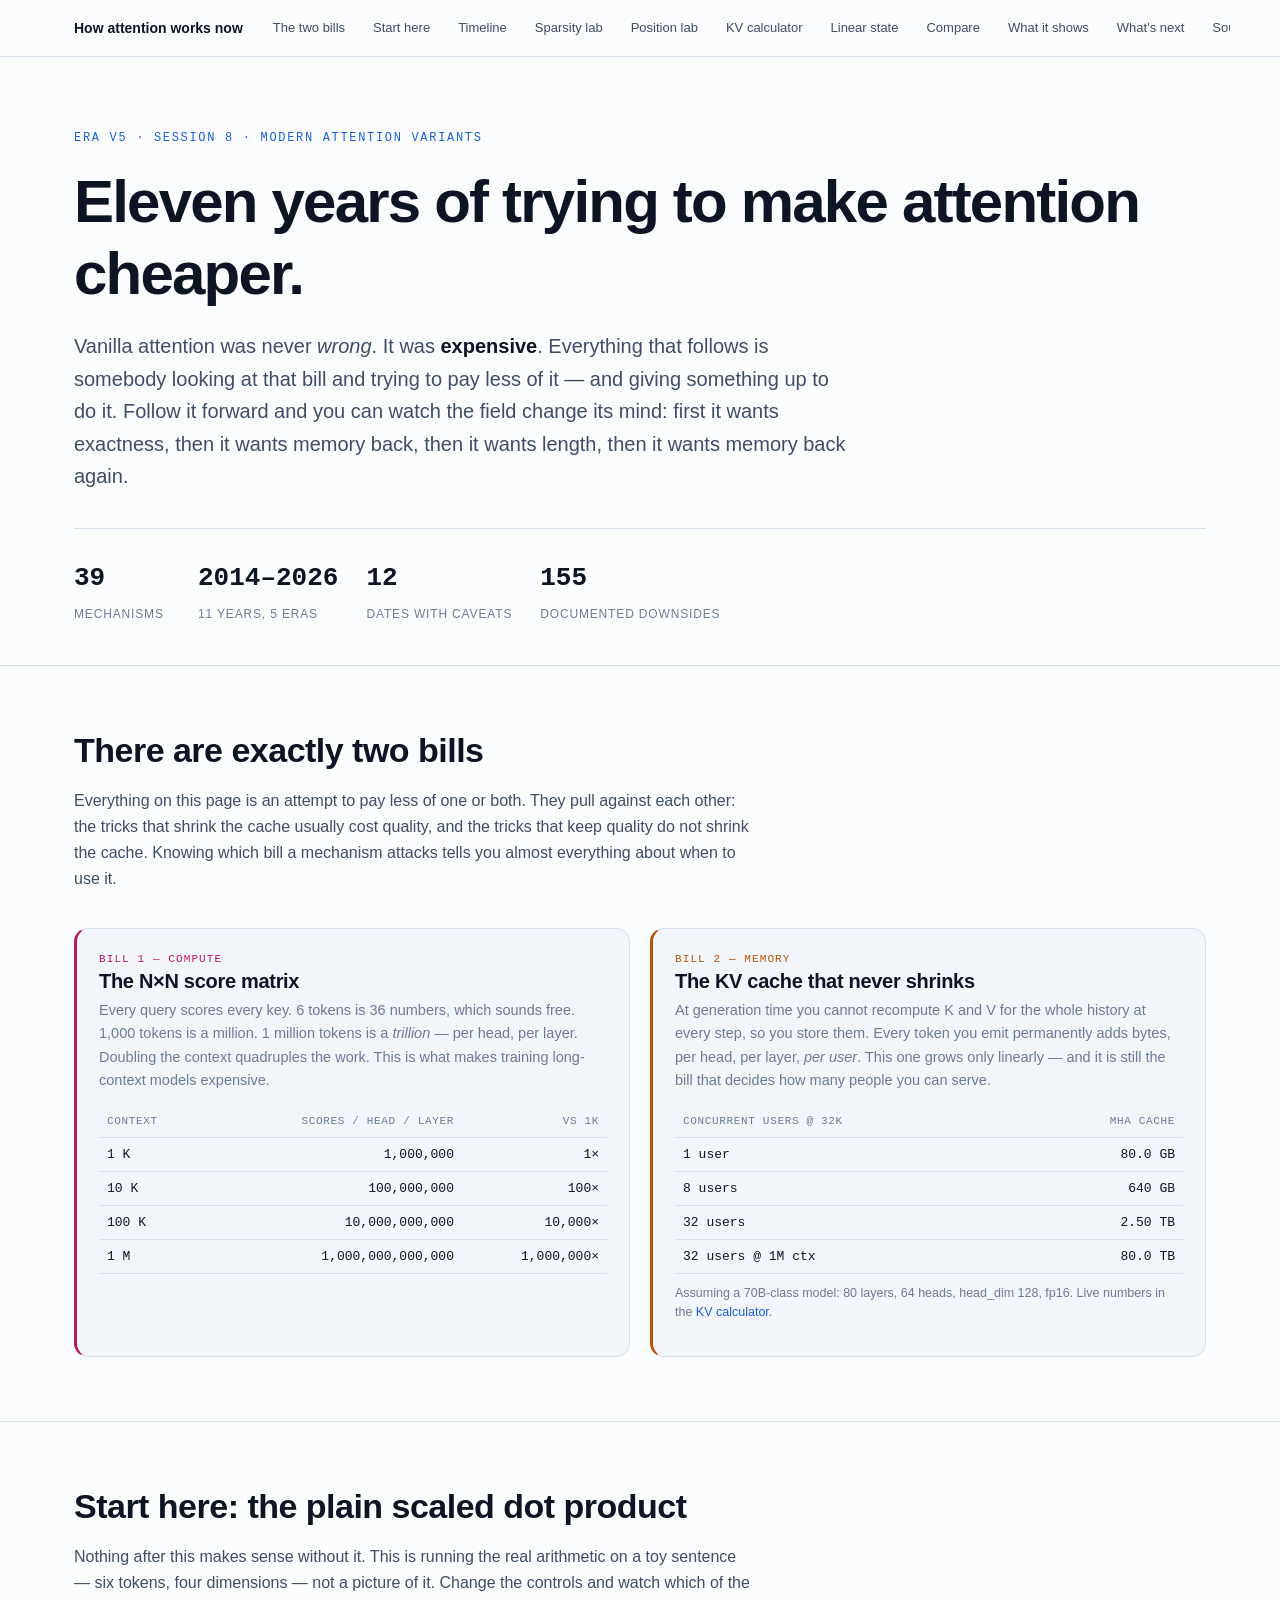
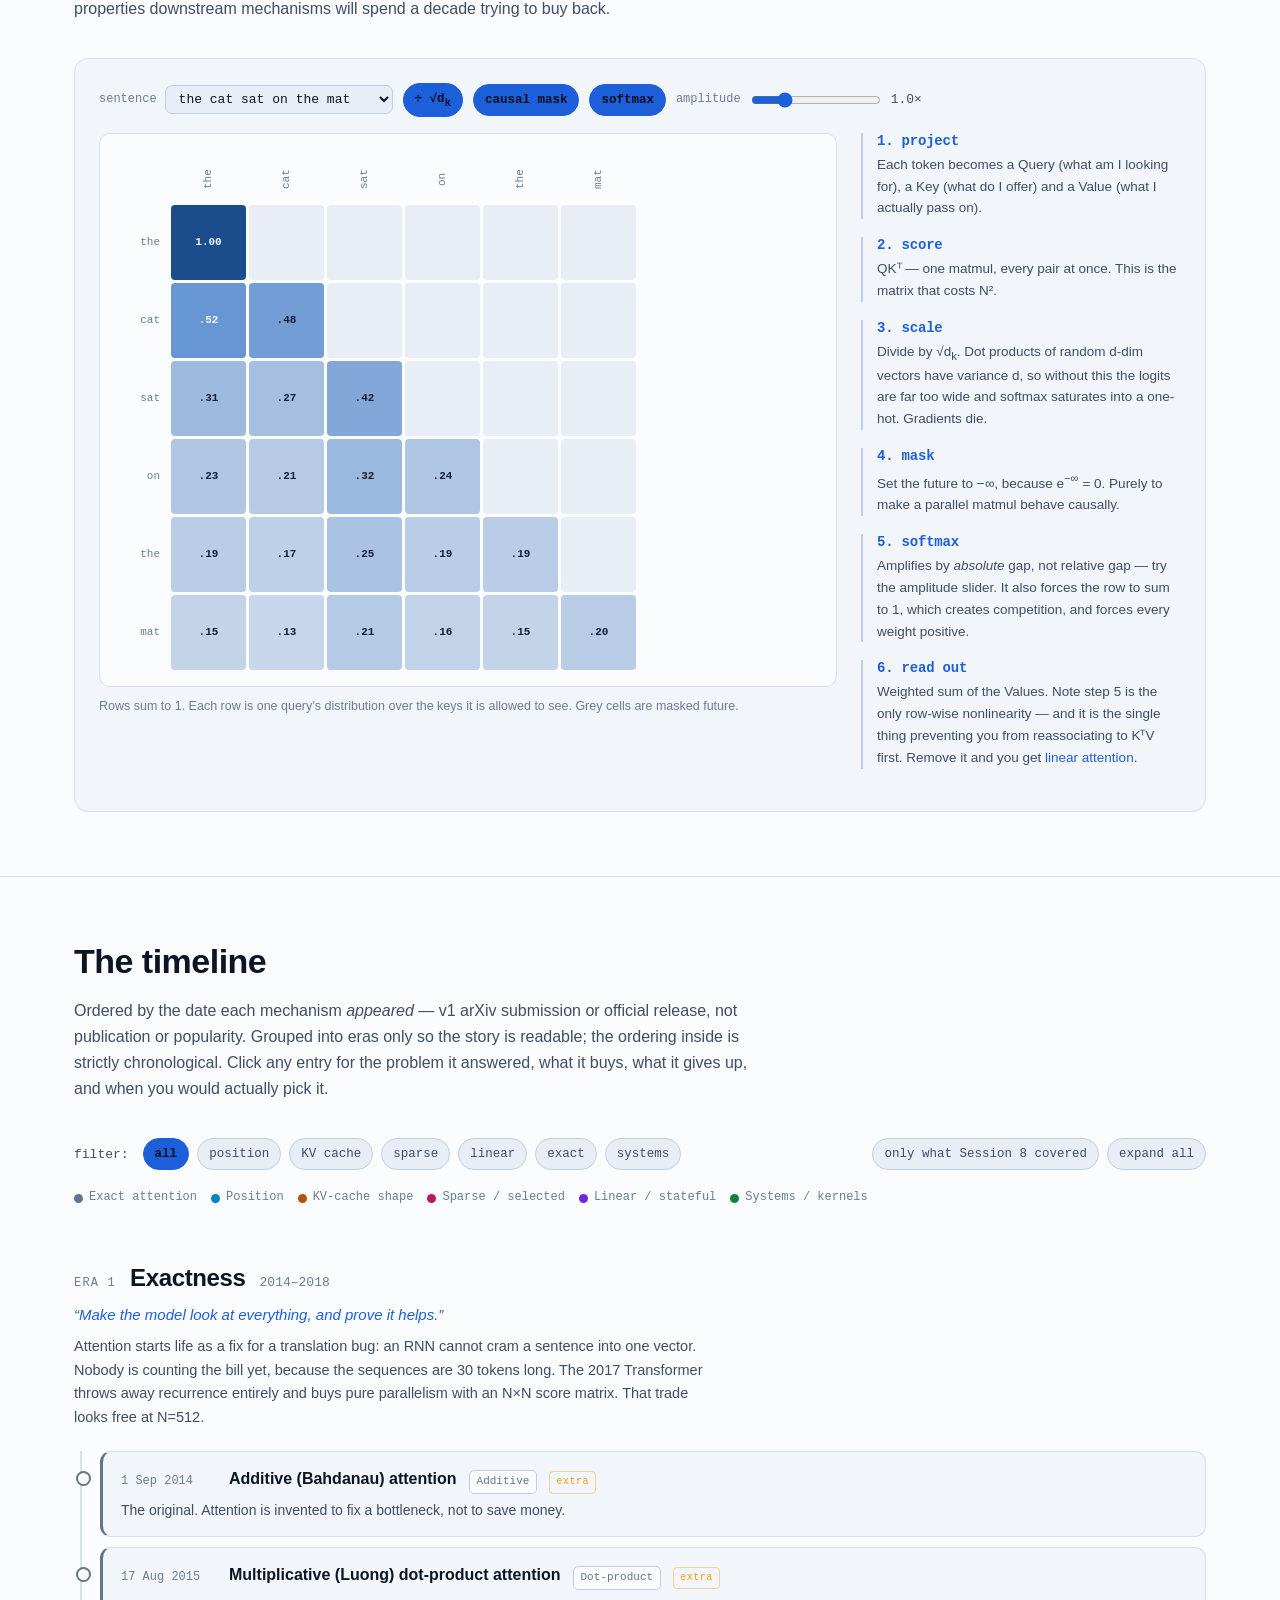
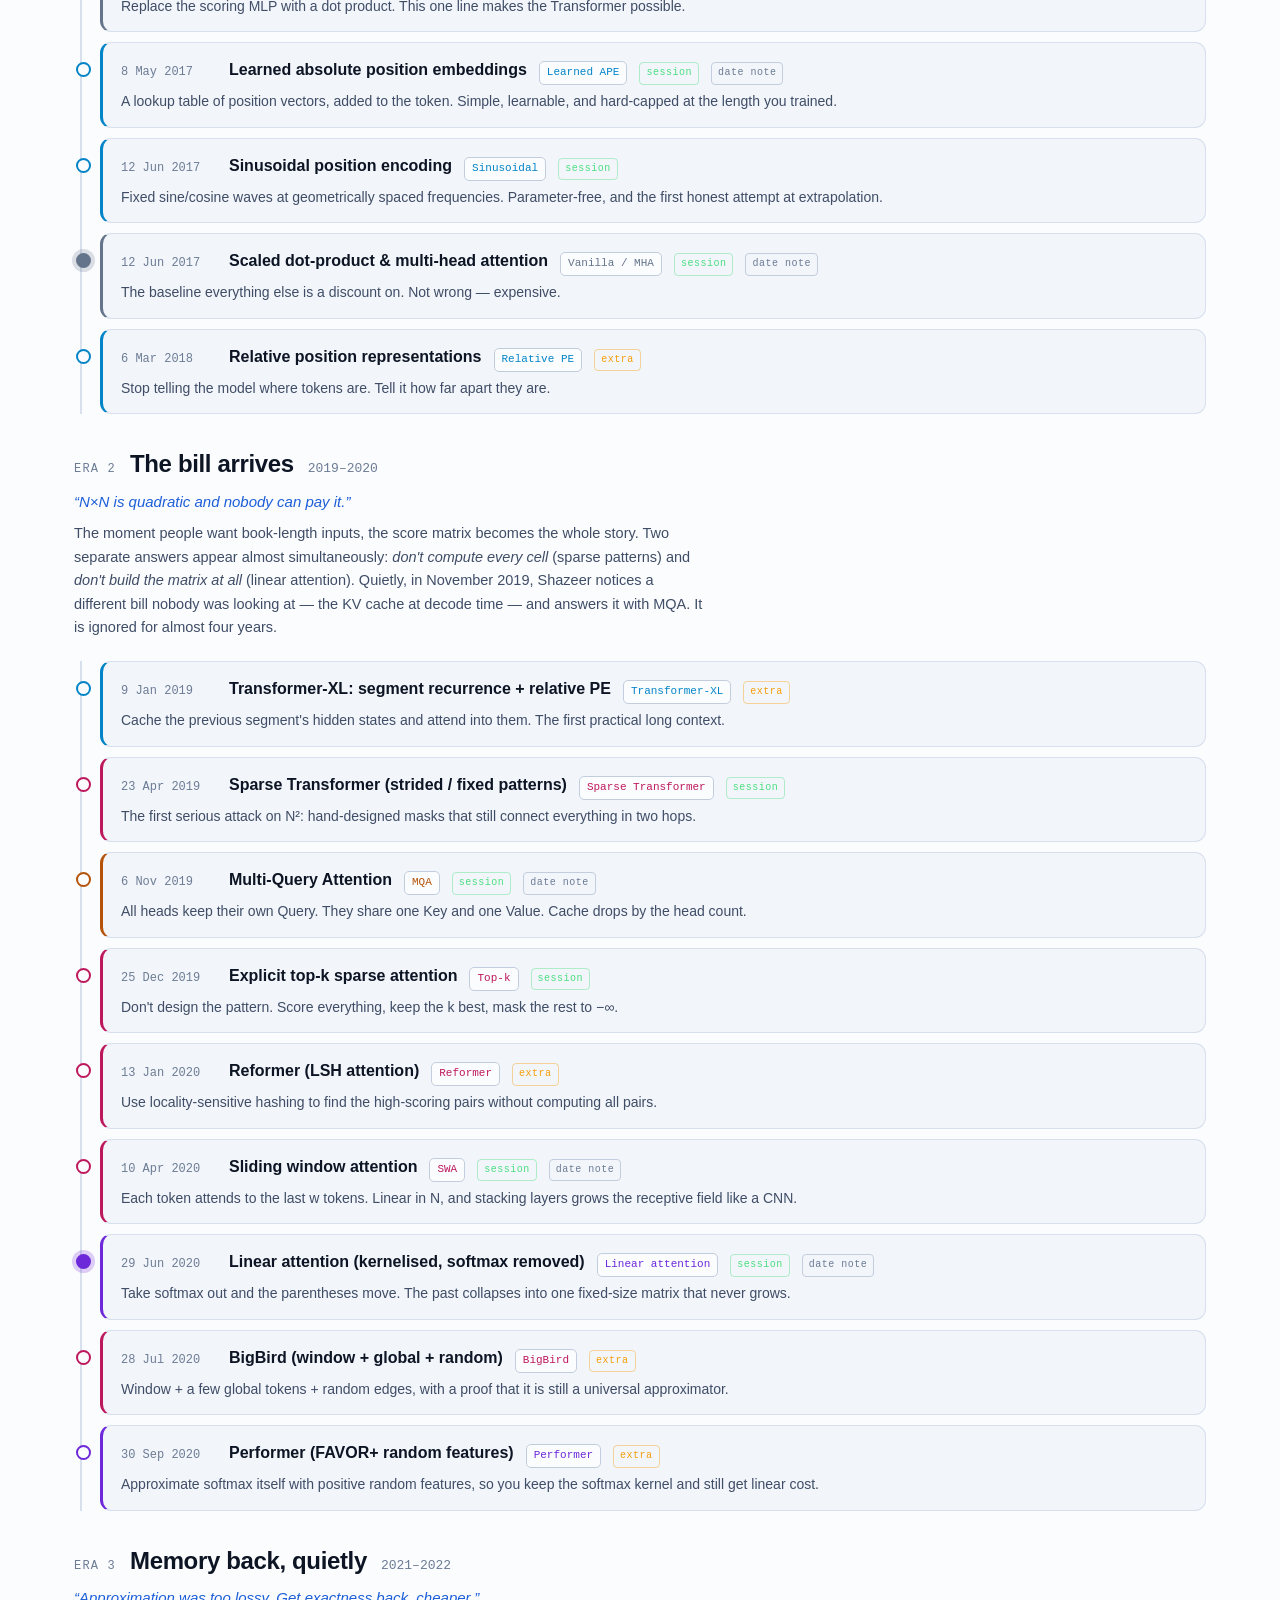
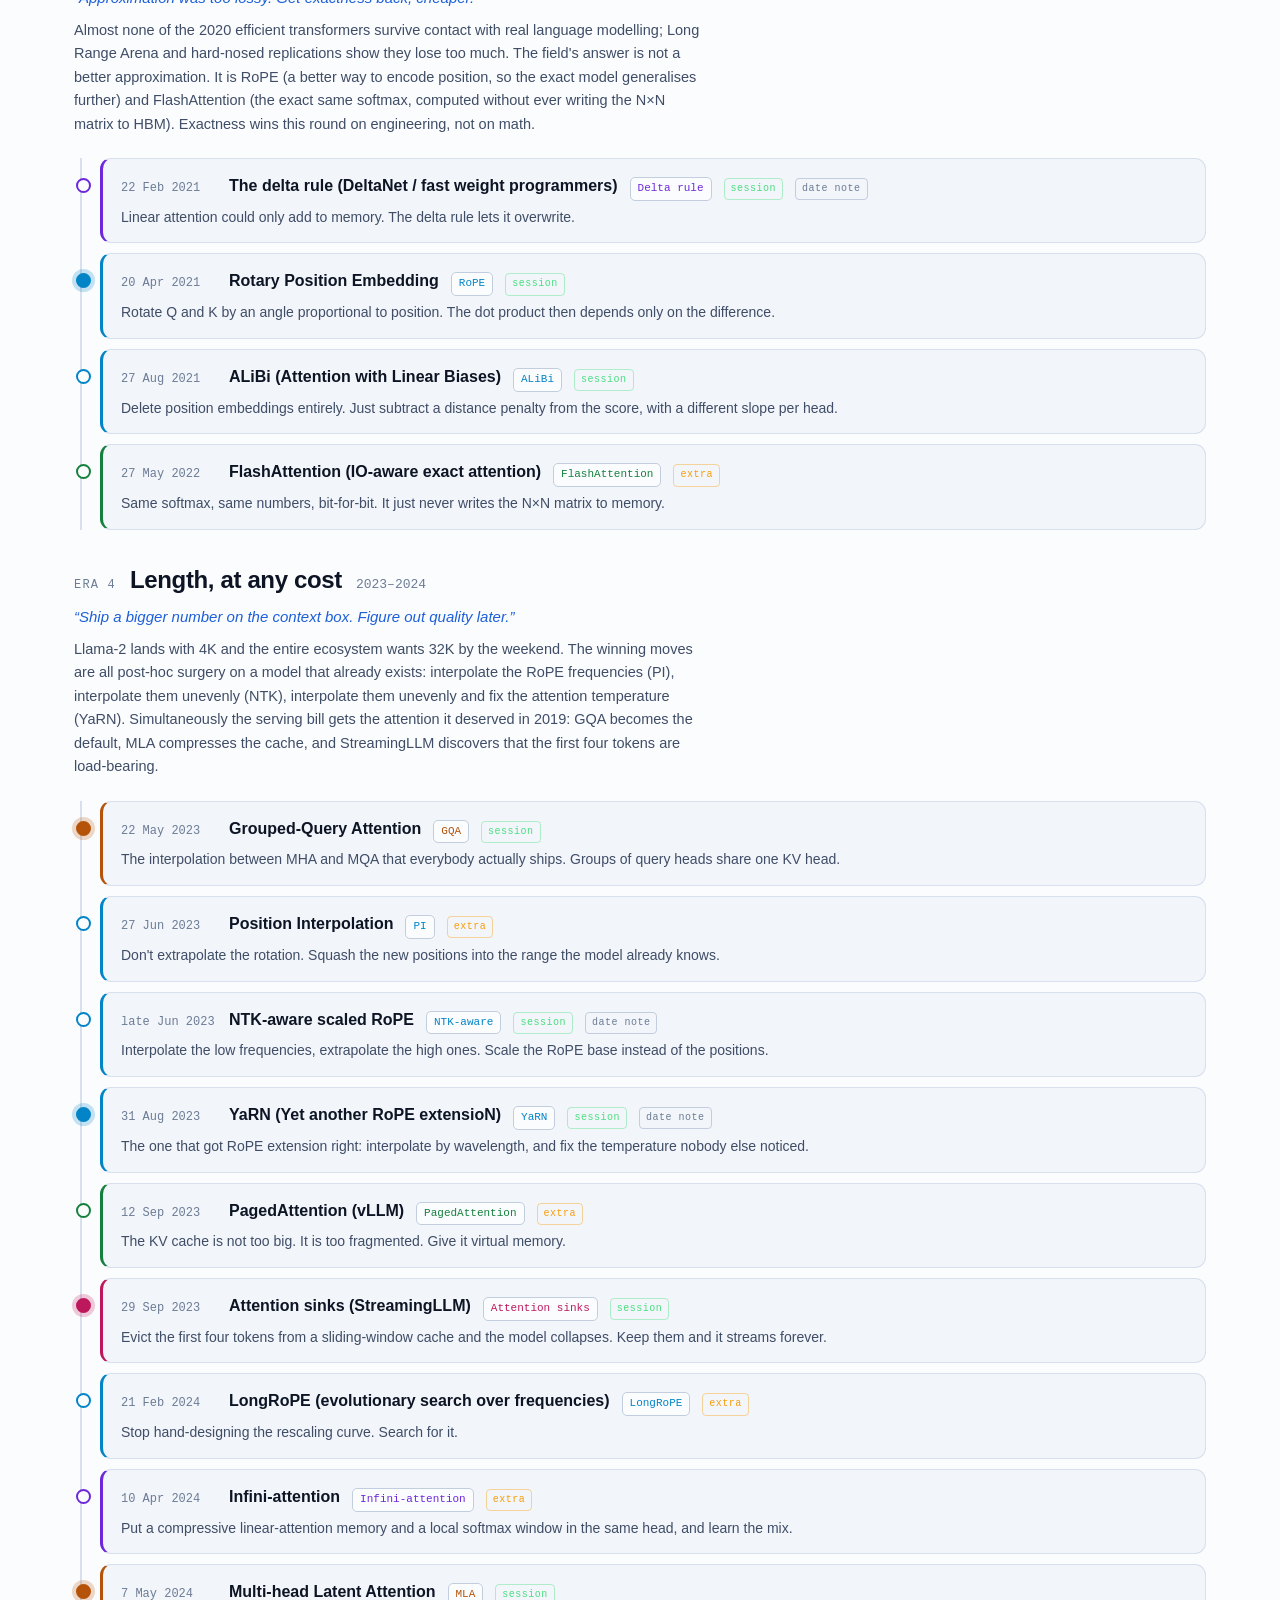
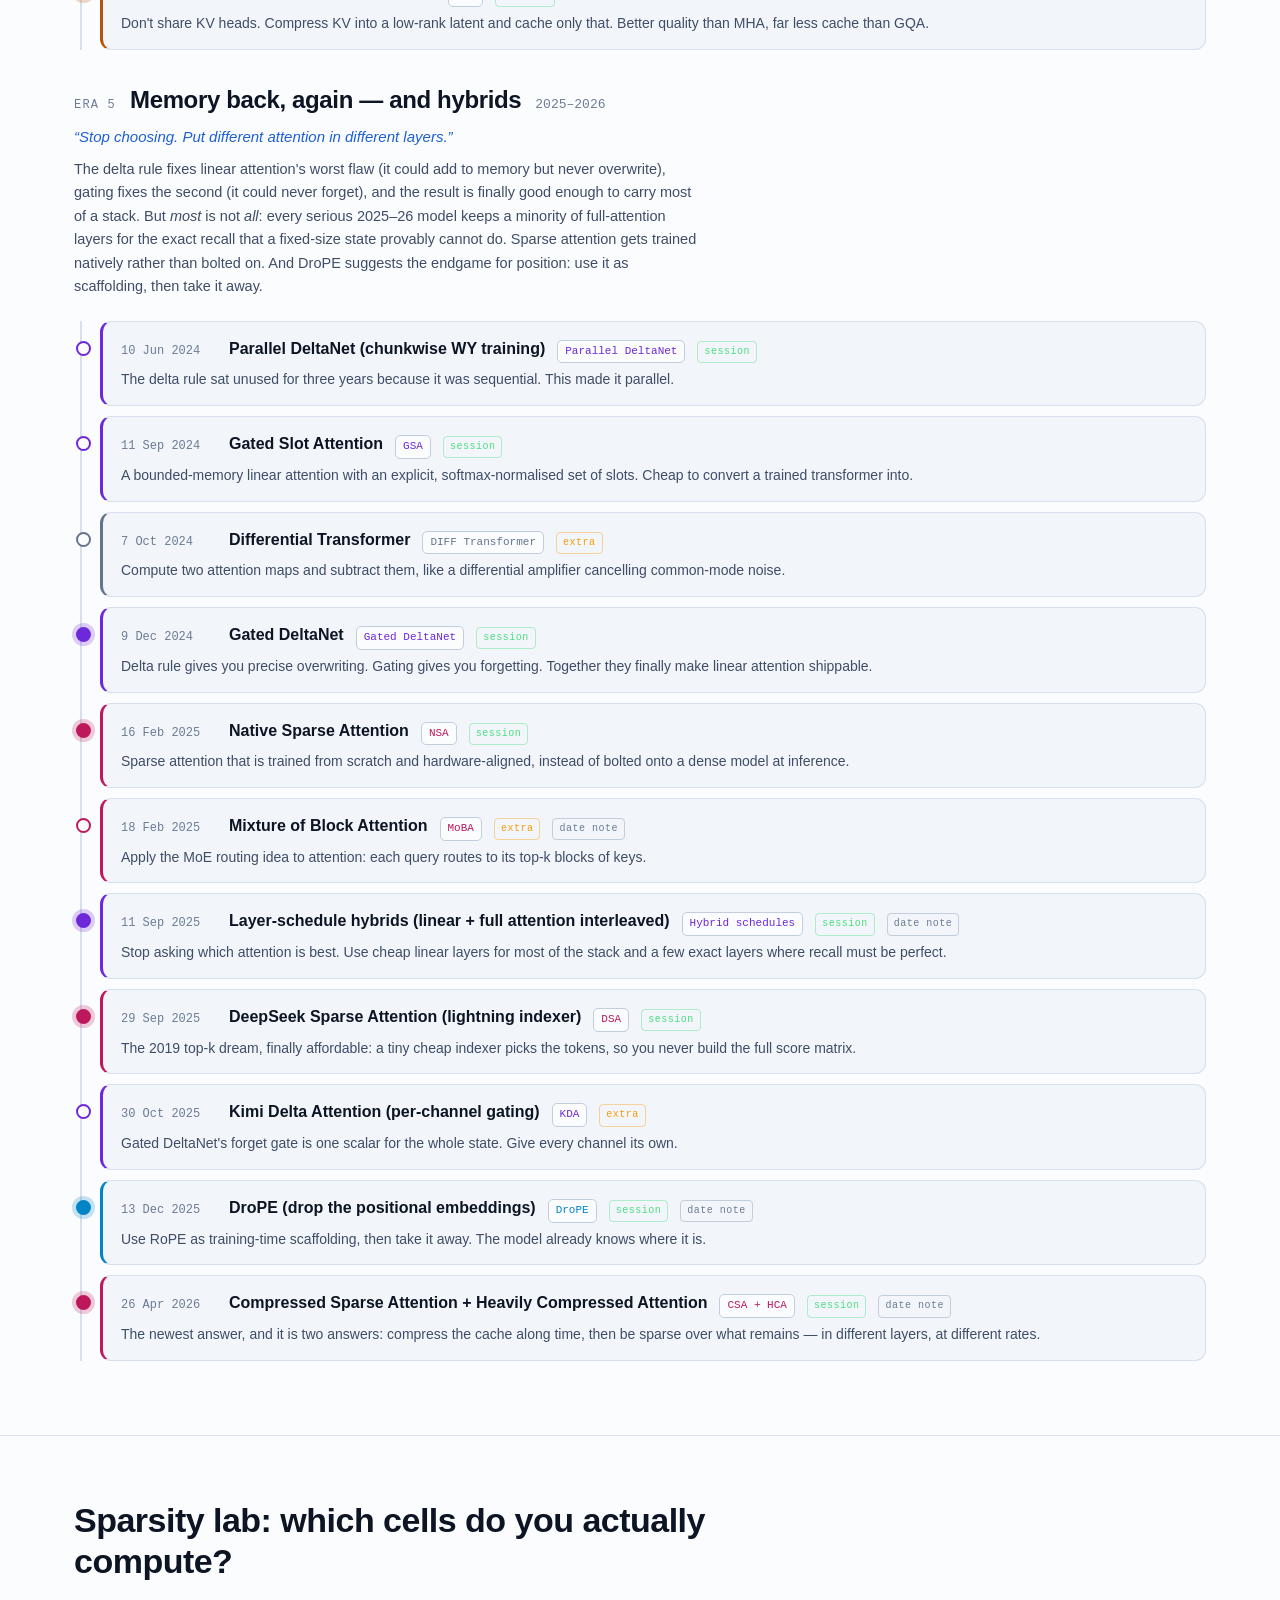
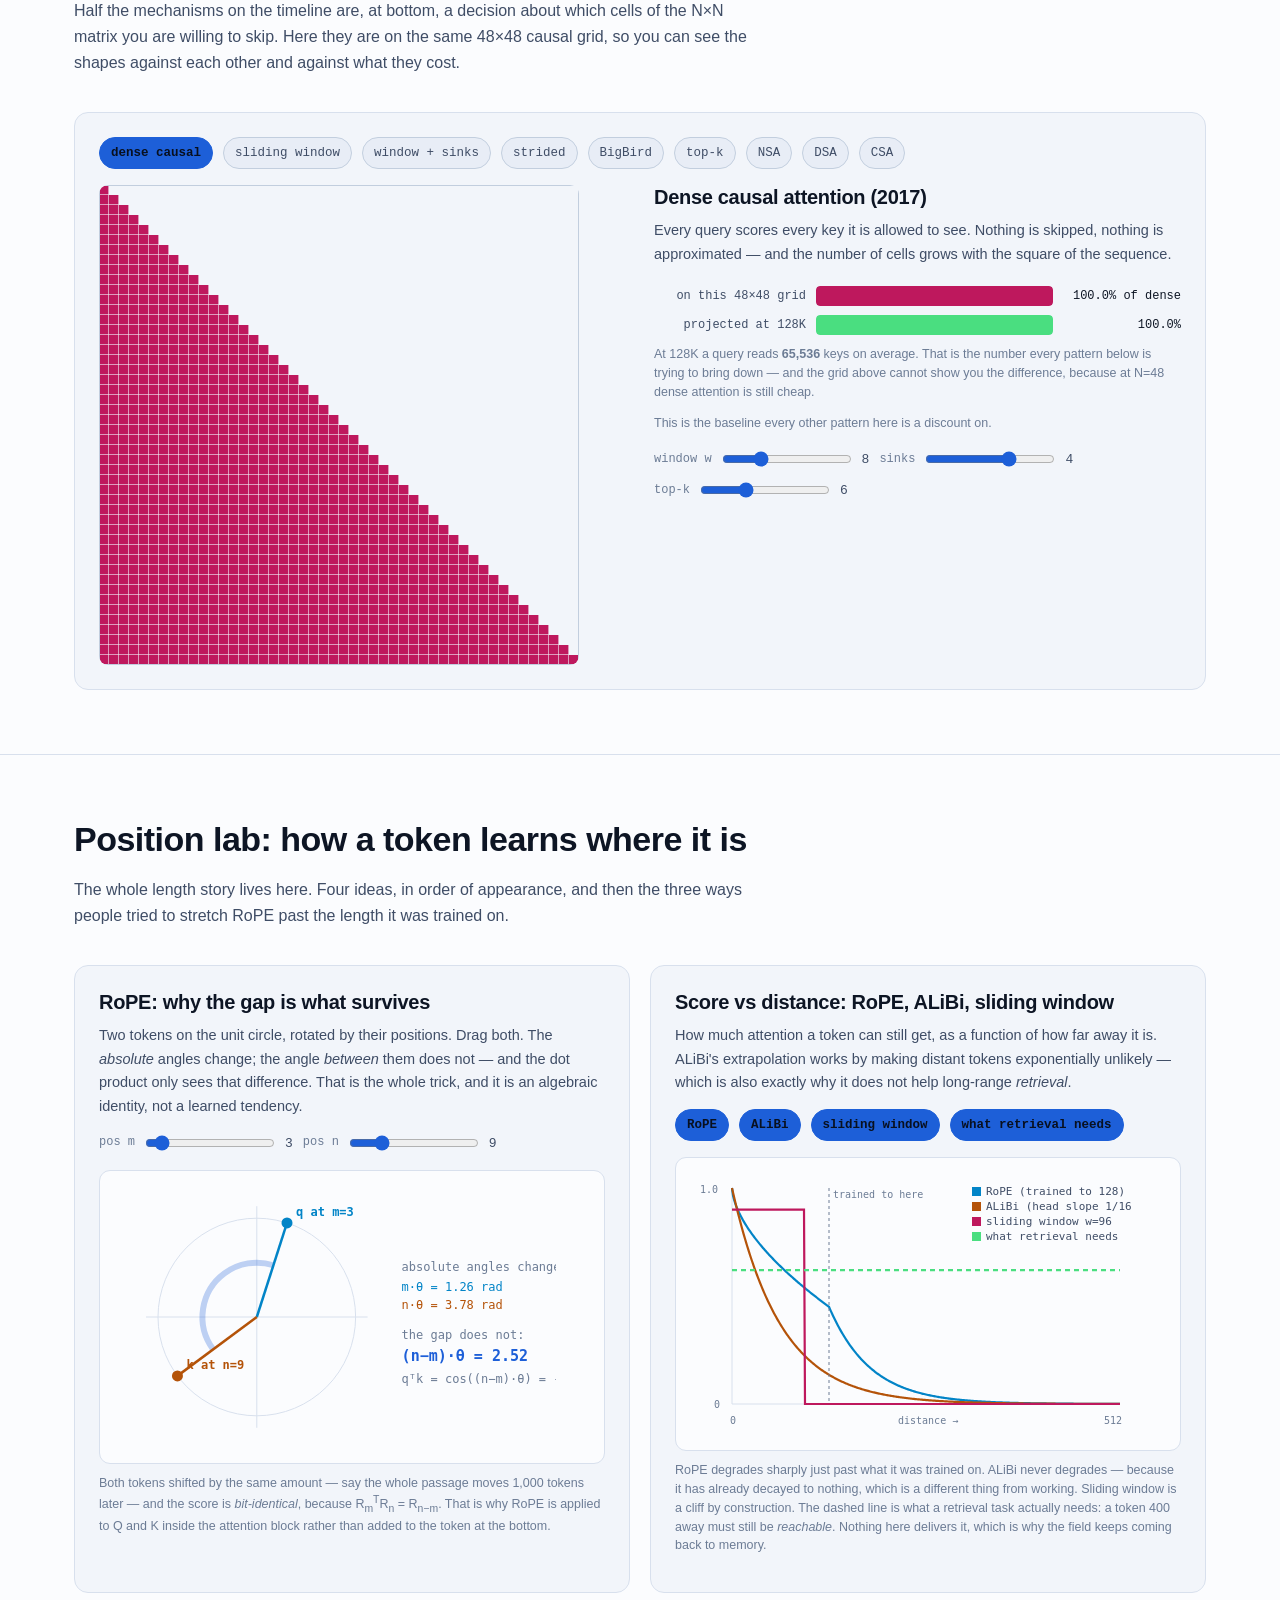
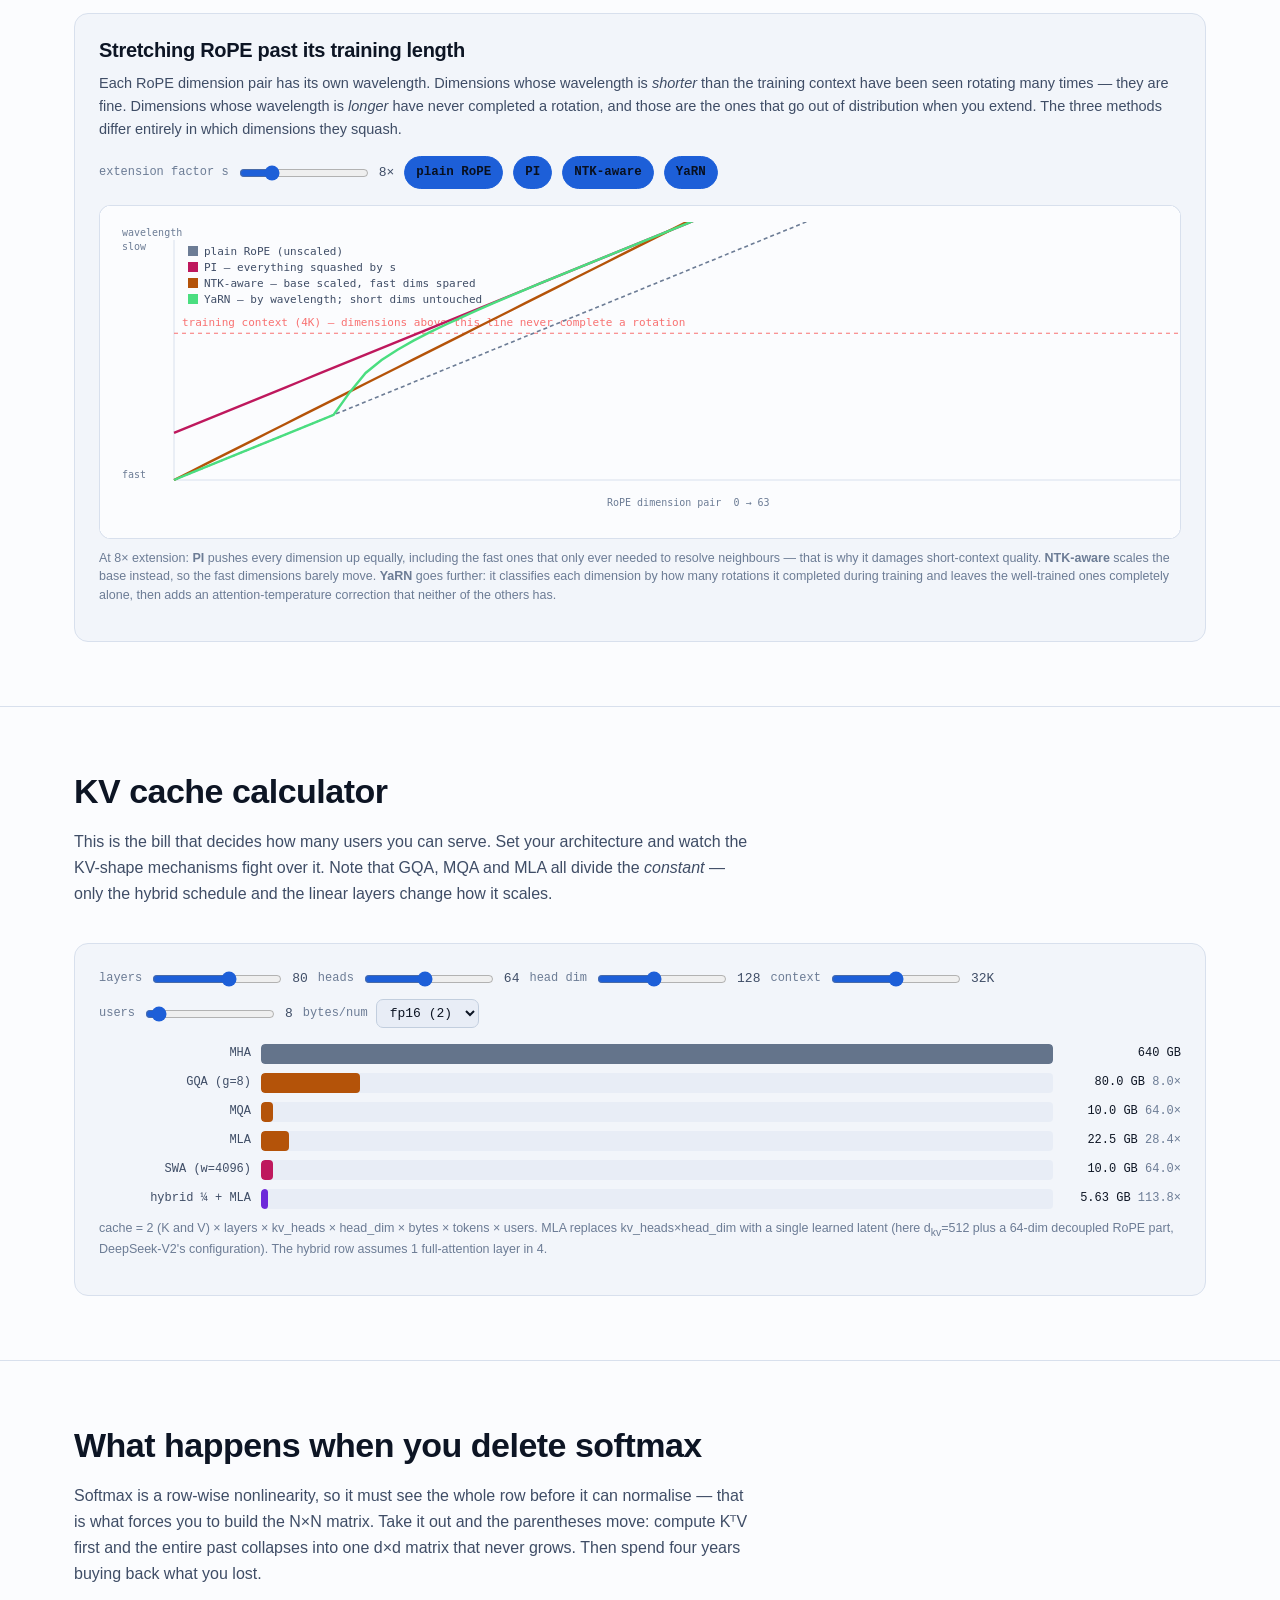
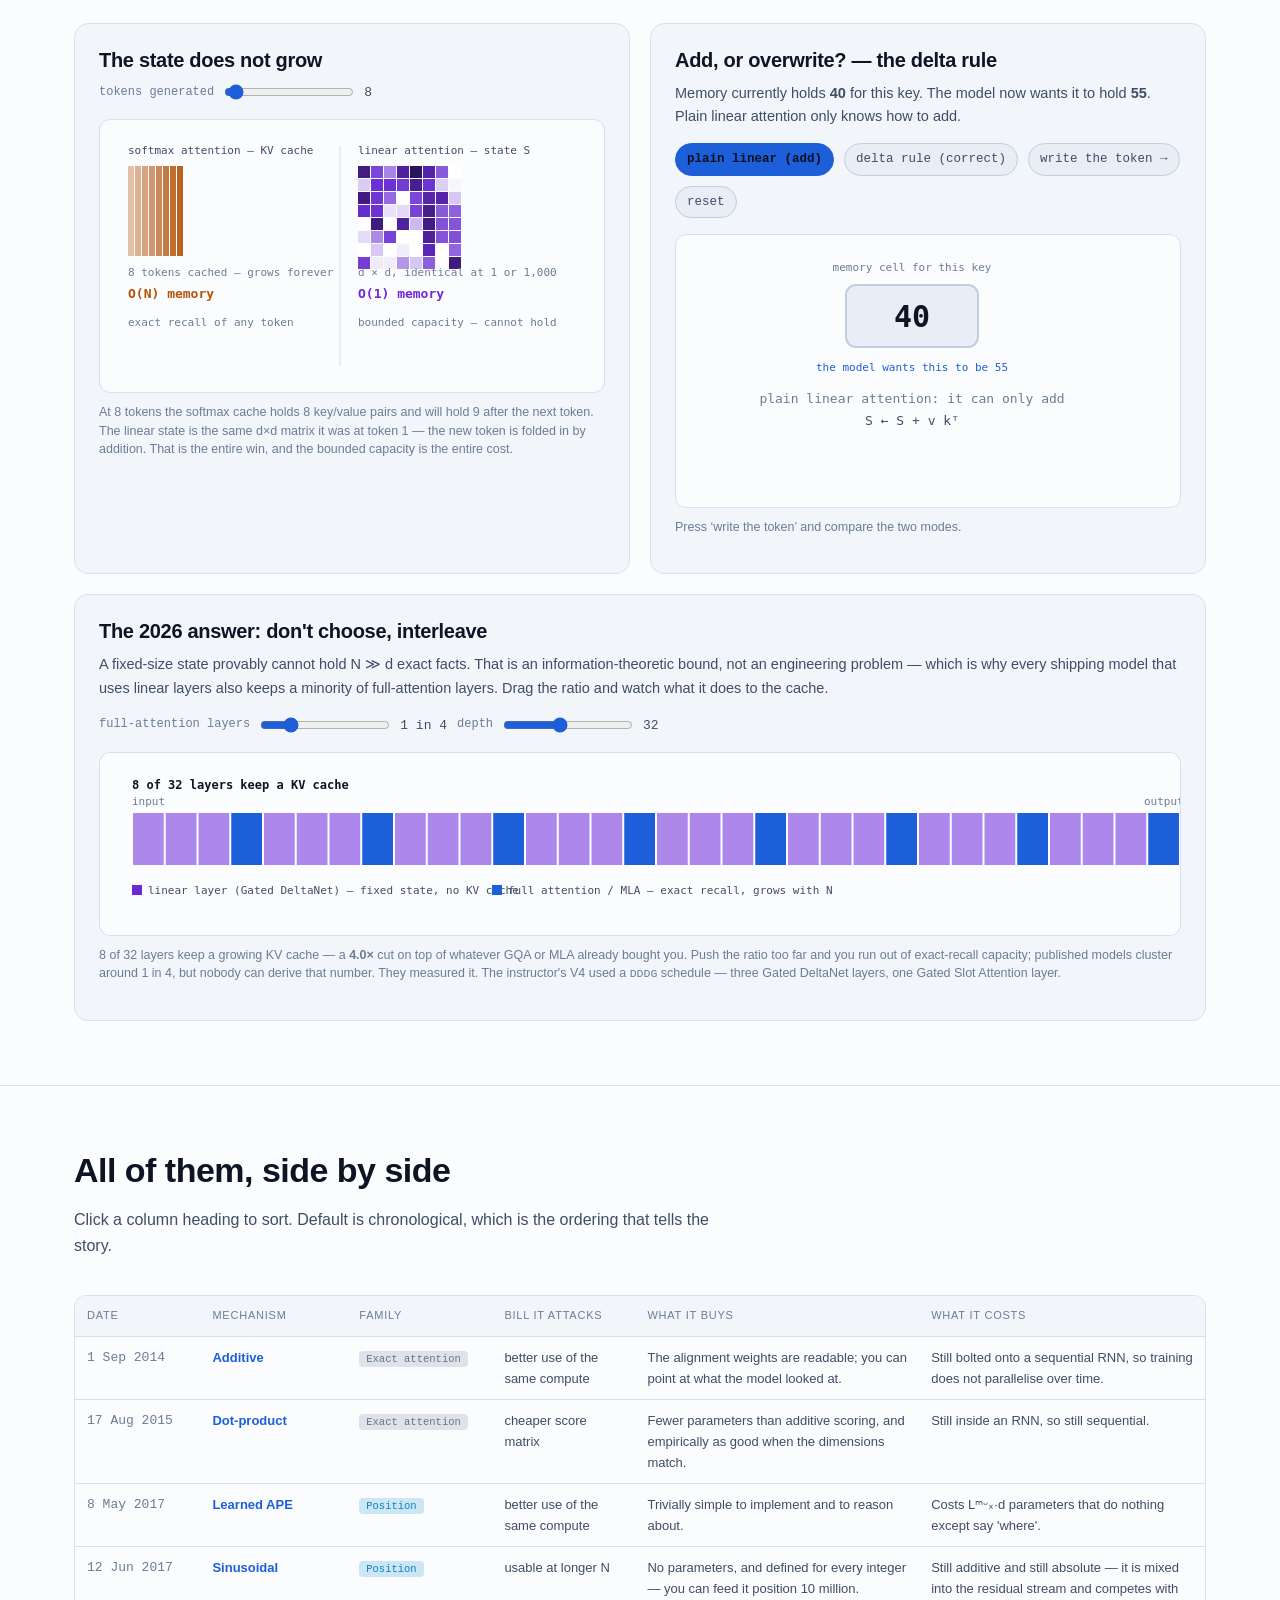
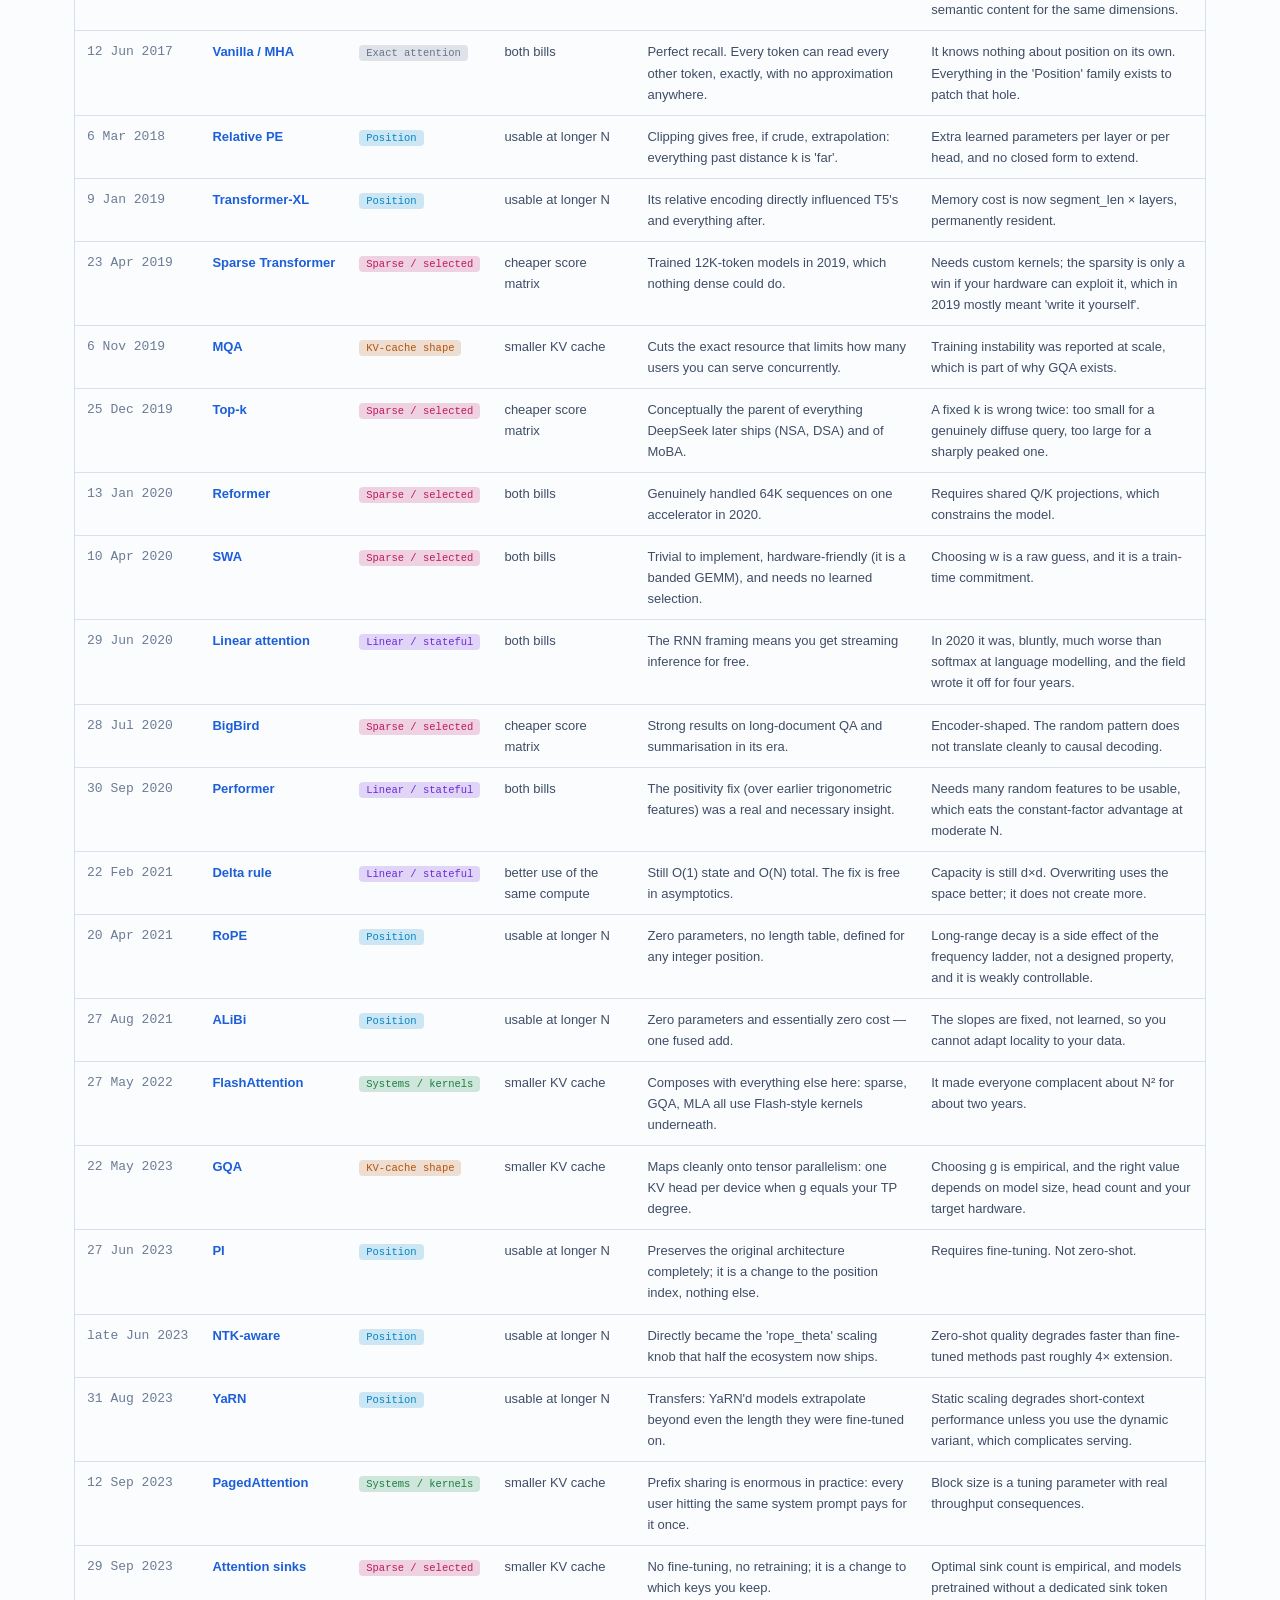
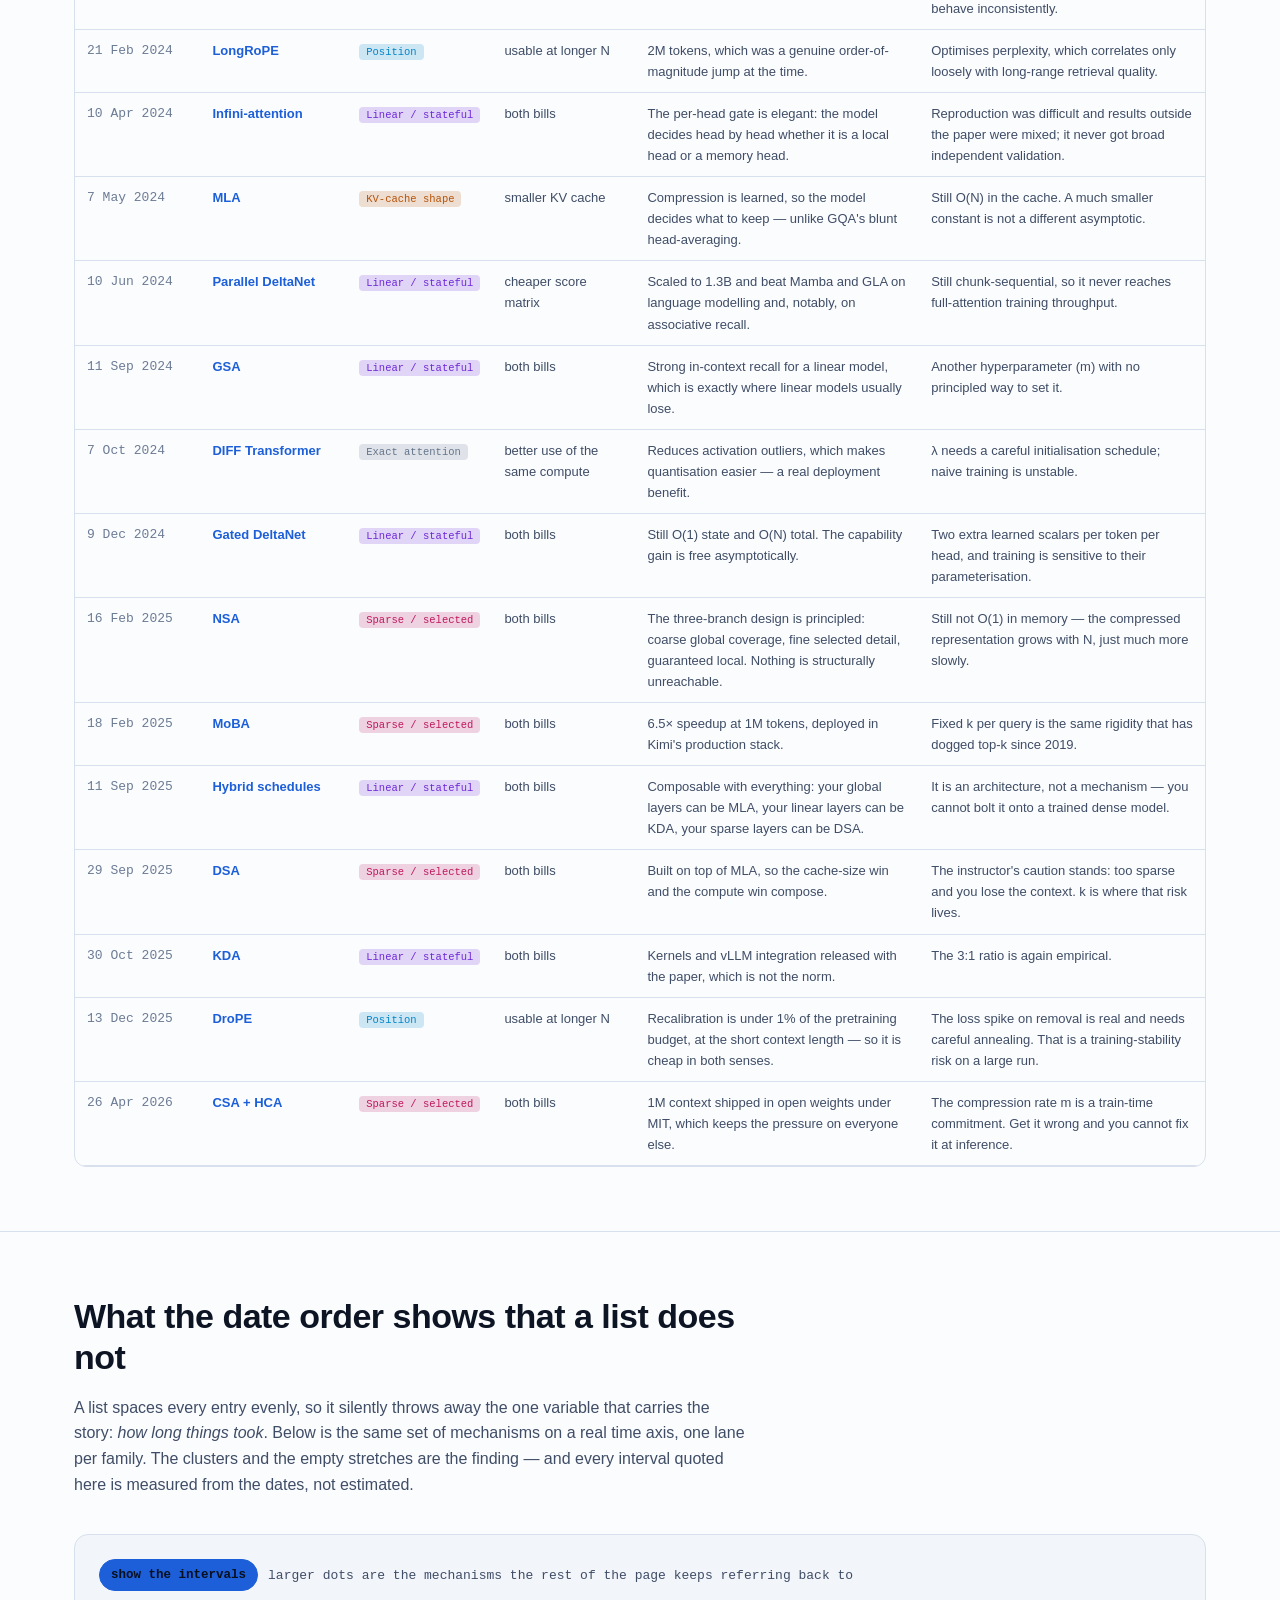
<file: assignment8/site/index.html>
<!doctype html>
<html lang="en">
<head>
<meta charset="utf-8">
<meta name="viewport" content="width=device-width,initial-scale=1">
<title>How Attention Works Now</title>
<meta name="description" content="Attention was never wrong — it was expensive. Every mechanism since, explained as an answer to the bill that existed at the time, with honest trade-offs and sourced dates.">
<link rel="stylesheet" href="styles.css">
</head>
<body>

<nav class="nav"><div class="wrap">
  <b>How attention works now</b>
  <a href="#bills">The two bills</a>
  <a href="#playground">Start here</a>
  <a href="#timeline">Timeline</a>
  <a href="#masks">Sparsity lab</a>
  <a href="#position">Position lab</a>
  <a href="#kv">KV calculator</a>
  <a href="#state">Linear state</a>
  <a href="#compare">Compare</a>
  <a href="#findings">What it shows</a>
  <a href="#next">What's next</a>
  <a href="#sources">Sources</a>
</div></nav>

<header class="hero"><div class="wrap">
  <div class="kicker">ERA V5 · Session 8 · Modern attention variants</div>
  <h1>Eleven years of trying to make attention cheaper.</h1>
  <p class="lede">
    Vanilla attention was never <em>wrong</em>. It was <strong>expensive</strong>. Everything that follows
    is somebody looking at that bill and trying to pay less of it &mdash; and giving something up to do it.
    Follow it forward and you can watch the field change its mind: first it wants exactness, then it wants
    memory back, then it wants length, then it wants memory back again.
  </p>
  <div class="hero-stats">
    <div><b id="stat-count">39</b><span>mechanisms</span></div>
    <div><b>2014&ndash;2026</b><span>11 years, 5 eras</span></div>
    <div><b id="stat-notes">12</b><span>dates with caveats</span></div>
    <div><b id="stat-cons">0</b><span>documented downsides</span></div>
  </div>
</div></header>

<!-- ============ THE TWO BILLS ============ -->
<section id="bills"><div class="wrap">
  <div class="sec-head">
    <h2>There are exactly two bills</h2>
    <p>
      Everything on this page is an attempt to pay less of one or both. They pull against each other:
      the tricks that shrink the cache usually cost quality, and the tricks that keep quality do not shrink
      the cache. Knowing which bill a mechanism attacks tells you almost everything about when to use it.
    </p>
  </div>

  <div class="bills">
    <div class="bill compute">
      <div class="tag">Bill 1 &mdash; compute</div>
      <h3>The N&times;N score matrix</h3>
      <p class="mut" style="font-size:14.5px">
        Every query scores every key. 6 tokens is 36 numbers, which sounds free. 1,000 tokens is a million.
        1 million tokens is a <em>trillion</em> &mdash; per head, per layer. Doubling the context quadruples
        the work. This is what makes training long-context models expensive.
      </p>
      <table class="costs">
        <tr><th>Context</th><th>Scores / head / layer</th><th>vs 1K</th></tr>
        <tr><td>1 K</td><td>1,000,000</td><td>1&times;</td></tr>
        <tr><td>10 K</td><td>100,000,000</td><td>100&times;</td></tr>
        <tr><td>100 K</td><td>10,000,000,000</td><td>10,000&times;</td></tr>
        <tr><td>1 M</td><td>1,000,000,000,000</td><td>1,000,000&times;</td></tr>
      </table>
    </div>
    <div class="bill memory">
      <div class="tag">Bill 2 &mdash; memory</div>
      <h3>The KV cache that never shrinks</h3>
      <p class="mut" style="font-size:14.5px">
        At generation time you cannot recompute K and V for the whole history at every step, so you store them.
        Every token you emit permanently adds bytes, per head, per layer, <em>per user</em>. This one grows
        only linearly &mdash; and it is still the bill that decides how many people you can serve.
      </p>
      <table class="costs">
        <tr><th>Concurrent users @ 32K</th><th>MHA cache</th></tr>
        <tr><td>1 user</td><td id="b2-1">&mdash;</td></tr>
        <tr><td>8 users</td><td id="b2-8">&mdash;</td></tr>
        <tr><td>32 users</td><td id="b2-32">&mdash;</td></tr>
        <tr><td>32 users @ 1M ctx</td><td id="b2-1m">&mdash;</td></tr>
      </table>
      <p class="caption">Assuming a 70B-class model: 80 layers, 64 heads, head_dim 128, fp16. Live numbers in the <a href="#kv">KV calculator</a>.</p>
    </div>
  </div>
</div></section>

<!-- ============ PLAYGROUND ============ -->
<section id="playground"><div class="wrap">
  <div class="sec-head">
    <h2>Start here: the plain scaled dot product</h2>
    <p>
      Nothing after this makes sense without it. This is running the real arithmetic on a toy sentence &mdash;
      six tokens, four dimensions &mdash; not a picture of it. Change the controls and watch which of the
      properties downstream mechanisms will spend a decade trying to buy back.
    </p>
  </div>

  <div class="panel">
    <div class="ctl">
      <label>sentence
        <select id="pg-sent">
          <option value="the cat sat on the mat">the cat sat on the mat</option>
          <option value="the bank raised the rate">the bank raised the rate</option>
          <option value="she opened it and read">she opened it and read</option>
        </select>
      </label>
      <button class="chip" id="pg-scale" aria-pressed="true">&divide; &radic;d<sub>k</sub></button>
      <button class="chip" id="pg-mask" aria-pressed="true">causal mask</button>
      <button class="chip" id="pg-softmax" aria-pressed="true">softmax</button>
      <label>amplitude <input type="range" id="pg-amp" min="0.1" max="4" step="0.1" value="1"><span class="readout" id="pg-amp-v">1.0&times;</span></label>
    </div>

    <div class="pg-grid">
      <div>
        <div id="pg-matrix" class="vizbox"></div>
        <p class="caption" id="pg-cap"></p>
      </div>
      <div>
        <div class="step"><h4>1. project</h4><p>Each token becomes a Query (what am I looking for), a Key (what do I offer) and a Value (what I actually pass on).</p></div>
        <div class="step"><h4>2. score</h4><p>QK&#7488; &mdash; one matmul, every pair at once. This is the matrix that costs N&sup2;.</p></div>
        <div class="step"><h4>3. scale</h4><p id="pg-s3">Divide by &radic;d<sub>k</sub>. Dot products of random d-dim vectors have variance d, so without this the logits are far too wide and softmax saturates into a one-hot. Gradients die.</p></div>
        <div class="step"><h4>4. mask</h4><p id="pg-s4">Set the future to &minus;&infin;, because e<sup>&minus;&infin;</sup> = 0. Purely to make a parallel matmul behave causally.</p></div>
        <div class="step"><h4>5. softmax</h4><p id="pg-s5">Amplifies by <em>absolute</em> gap, not relative gap &mdash; try the amplitude slider. It also forces the row to sum to 1, which creates competition, and forces every weight positive.</p></div>
        <div class="step"><h4>6. read out</h4><p>Weighted sum of the Values. Note step 5 is the only row-wise nonlinearity &mdash; and it is the single thing preventing you from reassociating to K&#7488;V first. Remove it and you get <a href="#m-linear">linear attention</a>.</p></div>
      </div>
    </div>
  </div>
</div></section>

<!-- ============ TIMELINE ============ -->
<section id="timeline"><div class="wrap">
  <div class="sec-head">
    <h2>The timeline</h2>
    <p>
      Ordered by the date each mechanism <em>appeared</em> &mdash; v1 arXiv submission or official release, not
      publication or popularity. Grouped into eras only so the story is readable; the ordering inside is strictly
      chronological. Click any entry for the problem it answered, what it buys, what it gives up, and when you
      would actually pick it.
    </p>
  </div>

  <div class="tl-filters">
    <span class="readout" style="margin-right:6px">filter:</span>
    <button class="chip on" data-fam="all">all</button>
    <button class="chip" data-fam="pos">position</button>
    <button class="chip" data-fam="kv">KV cache</button>
    <button class="chip" data-fam="sparse">sparse</button>
    <button class="chip" data-fam="linear">linear</button>
    <button class="chip" data-fam="exact">exact</button>
    <button class="chip" data-fam="systems">systems</button>
    <span style="flex:1"></span>
    <button class="chip" id="only-session">only what Session 8 covered</button>
    <button class="chip" id="expand-all">expand all</button>
  </div>
  <div class="legend" id="legend"></div>

  <div id="tl-root"></div>
</div></section>

<!-- ============ MASK LAB ============ -->
<section id="masks"><div class="wrap">
  <div class="sec-head">
    <h2>Sparsity lab: which cells do you actually compute?</h2>
    <p>
      Half the mechanisms on the timeline are, at bottom, a decision about which cells of the N&times;N matrix
      you are willing to skip. Here they are on the same 48&times;48 causal grid, so you can see the shapes
      against each other and against what they cost.
    </p>
  </div>
  <div class="panel">
    <div class="ctl" id="mask-ctl"></div>
    <div class="grid2" style="gap:28px">
      <div>
        <canvas id="mask-canvas" width="480" height="480"></canvas>
      </div>
      <div>
        <h3 id="mask-title">&mdash;</h3>
        <p id="mask-desc" style="font-size:14.5px;color:var(--fg2)"></p>
        <div class="bars" style="margin-top:20px">
          <div class="bar-row"><span class="lbl">on this 48&times;48 grid</span><div class="bar-track"><div class="bar-fill" id="mask-bar" style="background:var(--sparse)"></div></div><span class="val" id="mask-pct">&mdash;</span></div>
          <div class="bar-row"><span class="lbl">projected at 128K</span><div class="bar-track"><div class="bar-fill" id="mask-bar2" style="background:var(--good)"></div></div><span class="val" id="mask-pct2">&mdash;</span></div>
        </div>
        <p class="caption" id="mask-scale"></p>
        <p class="caption" id="mask-note"></p>
        <div class="ctl" style="margin-top:16px">
          <label>window w <input type="range" id="mask-w" min="2" max="24" step="1" value="8"><span class="readout" id="mask-w-v">8</span></label>
          <label>sinks <input type="range" id="mask-sink" min="0" max="6" step="1" value="4"><span class="readout" id="mask-sink-v">4</span></label>
          <label>top-k <input type="range" id="mask-k" min="1" max="16" step="1" value="6"><span class="readout" id="mask-k-v">6</span></label>
        </div>
      </div>
    </div>
  </div>
</div></section>

<!-- ============ POSITION LAB ============ -->
<section id="position"><div class="wrap">
  <div class="sec-head">
    <h2>Position lab: how a token learns where it is</h2>
    <p>
      The whole length story lives here. Four ideas, in order of appearance, and then the three ways people
      tried to stretch RoPE past the length it was trained on.
    </p>
  </div>

  <div class="grid2">
    <div class="panel">
      <h3>RoPE: why the gap is what survives</h3>
      <p style="font-size:14.5px;color:var(--fg2)">
        Two tokens on the unit circle, rotated by their positions. Drag both. The <em>absolute</em> angles change;
        the angle <em>between</em> them does not &mdash; and the dot product only sees that difference.
        That is the whole trick, and it is an algebraic identity, not a learned tendency.
      </p>
      <div class="ctl">
        <label>pos m <input type="range" id="rope-m" min="0" max="40" value="3"><span class="readout" id="rope-m-v">3</span></label>
        <label>pos n <input type="range" id="rope-n" min="0" max="40" value="9"><span class="readout" id="rope-n-v">9</span></label>
      </div>
      <div class="vizbox"><canvas id="rope-canvas" width="440" height="260"></canvas></div>
      <p class="caption" id="rope-cap"></p>
    </div>

    <div class="panel">
      <h3>Score vs distance: RoPE, ALiBi, sliding window</h3>
      <p style="font-size:14.5px;color:var(--fg2)">
        How much attention a token can still get, as a function of how far away it is. ALiBi's extrapolation works
        by making distant tokens exponentially unlikely &mdash; which is also exactly why it does not help
        long-range <em>retrieval</em>.
      </p>
      <div class="ctl" id="decay-ctl"></div>
      <div class="vizbox"><canvas id="decay-canvas" width="440" height="260"></canvas></div>
      <p class="caption" id="decay-cap"></p>
    </div>
  </div>

  <div class="panel" style="margin-top:20px">
    <h3>Stretching RoPE past its training length</h3>
    <p style="font-size:14.5px;color:var(--fg2)">
      Each RoPE dimension pair has its own wavelength. Dimensions whose wavelength is <em>shorter</em> than the
      training context have been seen rotating many times &mdash; they are fine. Dimensions whose wavelength is
      <em>longer</em> have never completed a rotation, and those are the ones that go out of distribution when you
      extend. The three methods differ entirely in which dimensions they squash.
    </p>
    <div class="ctl">
      <label>extension factor s <input type="range" id="ext-s" min="1" max="32" step="1" value="8"><span class="readout" id="ext-s-v">8&times;</span></label>
      <button class="chip on" data-ext="none">plain RoPE</button>
      <button class="chip on" data-ext="pi">PI</button>
      <button class="chip on" data-ext="ntk">NTK-aware</button>
      <button class="chip on" data-ext="yarn">YaRN</button>
    </div>
    <div class="vizbox"><canvas class="wide" id="ext-canvas" width="1080" height="300"></canvas></div>
    <p class="caption" id="ext-cap"></p>
  </div>
</div></section>

<!-- ============ KV CALC ============ -->
<section id="kv"><div class="wrap">
  <div class="sec-head">
    <h2>KV cache calculator</h2>
    <p>
      This is the bill that decides how many users you can serve. Set your architecture and watch the
      KV-shape mechanisms fight over it. Note that GQA, MQA and MLA all divide the <em>constant</em> &mdash;
      only the hybrid schedule and the linear layers change how it scales.
    </p>
  </div>
  <div class="panel">
    <div class="ctl">
      <label>layers <input type="range" id="kv-L" min="8" max="128" step="4" value="80"><span class="readout" id="kv-L-v">80</span></label>
      <label>heads <input type="range" id="kv-H" min="8" max="128" step="4" value="64"><span class="readout" id="kv-H-v">64</span></label>
      <label>head dim <input type="range" id="kv-D" min="32" max="256" step="16" value="128"><span class="readout" id="kv-D-v">128</span></label>
      <label>context <input type="range" id="kv-N" min="10" max="20" step="1" value="15"><span class="readout" id="kv-N-v">32K</span></label>
      <label>users <input type="range" id="kv-U" min="1" max="128" step="1" value="8"><span class="readout" id="kv-U-v">8</span></label>
      <label>bytes/num
        <select id="kv-B"><option value="2">fp16 (2)</option><option value="4">fp32 (4)</option><option value="1">fp8 (1)</option></select>
      </label>
    </div>
    <div class="bars" id="kv-bars"></div>
    <p class="caption">
      cache = 2 (K and V) &times; layers &times; kv_heads &times; head_dim &times; bytes &times; tokens &times; users.
      MLA replaces kv_heads&times;head_dim with a single learned latent (here d<sub>kv</sub>=512 plus a 64-dim decoupled
      RoPE part, DeepSeek-V2's configuration). The hybrid row assumes 1 full-attention layer in 4.
    </p>
  </div>
</div></section>

<!-- ============ LINEAR STATE ============ -->
<section id="state"><div class="wrap">
  <div class="sec-head">
    <h2>What happens when you delete softmax</h2>
    <p>
      Softmax is a row-wise nonlinearity, so it must see the whole row before it can normalise &mdash; that is
      what forces you to build the N&times;N matrix. Take it out and the parentheses move: compute K&#7488;V first
      and the entire past collapses into one d&times;d matrix that never grows. Then spend four years
      buying back what you lost.
    </p>
  </div>

  <div class="grid2">
    <div class="panel">
      <h3>The state does not grow</h3>
      <div class="ctl">
        <label>tokens generated <input type="range" id="st-n" min="1" max="200" value="8"><span class="readout" id="st-n-v">8</span></label>
      </div>
      <div class="vizbox"><canvas id="state-canvas" width="440" height="240"></canvas></div>
      <p class="caption" id="state-cap"></p>
    </div>

    <div class="panel">
      <h3>Add, or overwrite? &mdash; the delta rule</h3>
      <p style="font-size:14.5px;color:var(--fg2)">
        Memory currently holds <b>40</b> for this key. The model now wants it to hold <b>55</b>.
        Plain linear attention only knows how to add.
      </p>
      <div class="ctl">
        <button class="chip on" id="dl-mode-add">plain linear (add)</button>
        <button class="chip" id="dl-mode-delta">delta rule (correct)</button>
        <button class="chip" id="dl-step">write the token &rarr;</button>
        <button class="chip" id="dl-reset">reset</button>
      </div>
      <div class="vizbox"><canvas id="delta-canvas" width="440" height="240"></canvas></div>
      <p class="caption" id="delta-cap"></p>
    </div>
  </div>

  <div class="panel" style="margin-top:20px">
    <h3>The 2026 answer: don't choose, interleave</h3>
    <p style="font-size:14.5px;color:var(--fg2)">
      A fixed-size state provably cannot hold N &gg; d exact facts. That is an information-theoretic bound, not an
      engineering problem &mdash; which is why every shipping model that uses linear layers also keeps a minority
      of full-attention layers. Drag the ratio and watch what it does to the cache.
    </p>
    <div class="ctl">
      <label>full-attention layers <input type="range" id="sch-r" min="1" max="16" value="4"><span class="readout" id="sch-r-v">1 in 4</span></label>
      <label>depth <input type="range" id="sch-L" min="8" max="64" step="4" value="32"><span class="readout" id="sch-L-v">32</span></label>
    </div>
    <div class="vizbox"><canvas class="wide" id="sched-canvas" width="1080" height="150"></canvas></div>
    <p class="caption" id="sched-cap"></p>
  </div>
</div></section>

<!-- ============ COMPARE ============ -->
<section id="compare"><div class="wrap">
  <div class="sec-head">
    <h2>All of them, side by side</h2>
    <p>Click a column heading to sort. Default is chronological, which is the ordering that tells the story.</p>
  </div>
  <div class="tblwrap"><table class="cmp" id="cmp">
    <thead><tr>
      <th data-k="date">Date</th><th data-k="name">Mechanism</th><th data-k="family">Family</th>
      <th data-k="bill">Bill it attacks</th><th data-k="buys">What it buys</th><th data-k="costs">What it costs</th>
    </tr></thead><tbody></tbody>
  </table></div>
</div></section>

<!-- ============ FINDINGS ============ -->
<section id="findings"><div class="wrap">
  <div class="sec-head">
    <h2>What the date order shows that a list does not</h2>
    <p>
      A list spaces every entry evenly, so it silently throws away the one variable that carries
      the story: <em>how long things took</em>. Below is the same set of mechanisms on a real time
      axis, one lane per family. The clusters and the empty stretches are the finding &mdash; and
      every interval quoted here is measured from the dates, not estimated.
    </p>
  </div>

  <div class="panel">
    <div class="ctl">
      <button class="chip on" id="gap-toggle">show the intervals</button>
      <span class="readout mut">larger dots are the mechanisms the rest of the page keeps referring back to</span>
    </div>
    <div class="vizbox"><canvas class="wide" id="gap-canvas" width="1120" height="270"></canvas></div>
    <p class="caption">
      Note where each family <em>starts</em>. Sparse opens in 2019, KV cache in late 2019 and then goes
      quiet for years, linear in 2020, systems only in 2022. Position is the one family active across
      the entire eleven years, because it is the only one whose problem was never solved &mdash; only
      moved.
    </p>
  </div>

  <div id="find-root" style="margin-top:34px"></div>
</div></section>

<!-- ============ NEXT ============ -->
<section id="next"><div class="wrap">
  <div class="sec-head">
    <h2>Once you see the shape, you can guess what comes next</h2>
    <p>
      That is the point of ordering by date rather than by family. Five things the timeline's shape suggests,
      offered as predictions rather than facts.
    </p>
  </div>
  <div id="pred-root"></div>
</div></section>

<!-- ============ SOURCES ============ -->
<section id="sources"><div class="wrap">
  <div class="sec-head">
    <h2>Dates and sources</h2>
    <p>
      Every date is the v1 arXiv submission timestamp or the official release date, checked against the primary
      source. Where a date was genuinely ambiguous I have said so in the entry rather than picking one quietly.
      <b id="src-count">12</b> entries carry such a note. If you find one that is wrong, that is a bug &mdash; tell me.
    </p>
  </div>
  <div class="tblwrap"><table class="cmp" id="srctbl">
    <thead><tr><th>Date</th><th>Mechanism</th><th>Primary source(s)</th><th>Caveat</th></tr></thead>
    <tbody></tbody>
  </table></div>
</div></section>

<footer><div class="wrap">
  <p>
    Built for <b>ERA V5, Session 8</b> &mdash; modern attention variants.
    Content grounded in the session transcript of 15 Aug 2026, extended with every mechanism the session
    did not have time to reach. <span class="badge session">session</span> marks what was covered in class;
    <span class="badge extra">extra</span> marks what was added.
  </p>
  <p class="mut">
    No frameworks, no build step, no external requests. All attention arithmetic on this page is computed live in
    the browser.
  </p>
</div></footer>

<script src="data.js"></script>
<script src="viz.js"></script>
<script src="app.js"></script>
</body>
</html>
</file>
<file: assignment8/site/styles.css>
/* ---------- tokens ---------- */
:root{
  --bg:#0b0f17; --bg2:#111725; --bg3:#161e30; --line:#233049; --line2:#2f3f5e;
  --fg:#e6ecf7; --fg2:#a7b4cc; --fg3:#71809b;
  --acc:#6ea8fe; --warn:#f59e0b; --bad:#f87171; --good:#4ade80;
  --exact:#cbd5e1; --pos:#38bdf8; --kv:#f59e0b; --sparse:#ec4899; --linear:#a78bfa; --systems:#22c55e;
  --mono:ui-monospace,"SF Mono","Cascadia Mono",Menlo,Consolas,monospace;
  --sans:"Inter",-apple-system,BlinkMacSystemFont,"Segoe UI",Roboto,sans-serif;
  --maxw:1180px;
}
*{box-sizing:border-box}
html{scroll-behavior:smooth;scroll-padding-top:64px}
body{
  margin:0;background:var(--bg);color:var(--fg);font-family:var(--sans);
  font-size:16px;line-height:1.62;-webkit-font-smoothing:antialiased;
}
a{color:var(--acc);text-decoration:none}
a:hover{text-decoration:underline}
.wrap{max-width:var(--maxw);margin:0 auto;padding:0 24px}
.mut{color:var(--fg3)}
h1,h2,h3,h4{line-height:1.2;margin:0 0 .5em;font-weight:650;letter-spacing:-.015em}
h2{font-size:clamp(24px,3.4vw,34px);margin-top:0}
h3{font-size:20px}
p{margin:0 0 1em}
code,.mono{font-family:var(--mono);font-size:.92em}
hr{border:0;border-top:1px solid var(--line);margin:56px 0}

/* ---------- nav ---------- */
.nav{
  position:sticky;top:0;z-index:60;background:rgba(11,15,23,.86);
  backdrop-filter:blur(12px);border-bottom:1px solid var(--line);
}
.nav .wrap{display:flex;align-items:center;gap:8px;height:56px;overflow-x:auto;scrollbar-width:none}
.nav .wrap::-webkit-scrollbar{display:none}
.nav b{font-size:14px;margin-right:12px;white-space:nowrap;color:var(--fg)}
.nav a{
  font-size:13px;color:var(--fg2);padding:5px 10px;border-radius:6px;white-space:nowrap;
}
.nav a:hover{background:var(--bg3);color:var(--fg);text-decoration:none}

/* ---------- hero ---------- */
.hero{padding:72px 0 40px;border-bottom:1px solid var(--line)}
.kicker{font-family:var(--mono);font-size:12px;letter-spacing:.14em;text-transform:uppercase;color:var(--acc);margin-bottom:18px}
.hero h1{font-size:clamp(34px,6vw,60px);margin-bottom:20px;letter-spacing:-.03em}
.lede{font-size:clamp(17px,2vw,20px);color:var(--fg2);max-width:70ch}
.lede strong{color:var(--fg);font-weight:600}
.hero-stats{display:flex;flex-wrap:wrap;gap:28px;margin-top:36px;padding-top:28px;border-top:1px solid var(--line)}
.hero-stats div{min-width:96px}
.hero-stats b{display:block;font-size:26px;font-family:var(--mono);color:var(--fg)}
.hero-stats span{font-size:12px;color:var(--fg3);text-transform:uppercase;letter-spacing:.07em}

/* ---------- generic section ---------- */
section{padding:64px 0;border-bottom:1px solid var(--line)}
.sec-head{max-width:76ch;margin-bottom:36px}
.sec-head p{color:var(--fg2)}

/* ---------- panels ---------- */
.panel{background:var(--bg2);border:1px solid var(--line);border-radius:14px;padding:24px}
.grid2{display:grid;grid-template-columns:1fr 1fr;gap:20px}
.grid3{display:grid;grid-template-columns:repeat(3,1fr);gap:16px}
@media(max-width:880px){.grid2,.grid3{grid-template-columns:1fr}}

/* ---------- controls ---------- */
.ctl{display:flex;flex-wrap:wrap;gap:10px;align-items:center;margin-bottom:16px}
.ctl label{font-size:12px;color:var(--fg3);display:flex;align-items:center;gap:8px;font-family:var(--mono)}
input[type=range]{accent-color:var(--acc);width:130px}
button.chip,.chip{
  font:inherit;font-size:12.5px;padding:5px 11px;border-radius:999px;cursor:pointer;
  background:var(--bg3);border:1px solid var(--line2);color:var(--fg2);font-family:var(--mono);
}
button.chip:hover{color:var(--fg);border-color:var(--acc)}
button.chip[aria-pressed=true],.chip.on{background:var(--acc);border-color:var(--acc);color:#08101f;font-weight:600}
select{
  font:inherit;font-size:13px;background:var(--bg3);color:var(--fg);
  border:1px solid var(--line2);border-radius:7px;padding:5px 9px;
}
.readout{font-family:var(--mono);font-size:13px;color:var(--fg2)}
.readout b{color:var(--fg)}

/* ---------- two bills ---------- */
.bills{display:grid;grid-template-columns:1fr 1fr;gap:20px;margin-top:8px}
@media(max-width:880px){.bills{grid-template-columns:1fr}}
.bill{background:var(--bg2);border:1px solid var(--line);border-radius:14px;padding:22px}
.bill h3{margin-bottom:6px}
.bill .tag{font-family:var(--mono);font-size:11px;letter-spacing:.1em;text-transform:uppercase}
.bill.compute{border-left:3px solid var(--sparse)}
.bill.compute .tag{color:var(--sparse)}
.bill.memory{border-left:3px solid var(--kv)}
.bill.memory .tag{color:var(--kv)}
table.costs{width:100%;border-collapse:collapse;font-family:var(--mono);font-size:13px;margin-top:14px}
table.costs th,table.costs td{text-align:right;padding:6px 8px;border-bottom:1px solid var(--line)}
table.costs th:first-child,table.costs td:first-child{text-align:left}
table.costs th{color:var(--fg3);font-weight:500;font-size:11px;text-transform:uppercase;letter-spacing:.06em}

/* ---------- playground ---------- */
.pg-grid{display:grid;grid-template-columns:1fr 320px;gap:24px;align-items:start}
@media(max-width:960px){.pg-grid{grid-template-columns:1fr}}
.matrix{display:grid;gap:3px;font-family:var(--mono);font-size:11px;max-width:520px}
.cell{
  aspect-ratio:1;display:flex;align-items:center;justify-content:center;
  border-radius:4px;color:#08101f;font-weight:600;
}
.cell.masked{background:var(--bg3)!important;color:var(--fg3)}
.axis-l{font-family:var(--mono);font-size:11px;color:var(--fg3);text-align:right;padding-right:8px;display:flex;align-items:center;justify-content:flex-end}
.axis-t{font-family:var(--mono);font-size:11px;color:var(--fg3);text-align:center;padding-bottom:6px;writing-mode:vertical-rl;transform:rotate(180deg);height:52px;justify-self:center}
.step{border-left:2px solid var(--line2);padding-left:14px;margin-bottom:18px}
.step h4{margin-bottom:4px;font-size:14px;font-family:var(--mono);color:var(--acc)}
.step p{font-size:13.5px;color:var(--fg2);margin:0}

/* ---------- timeline ---------- */
.tl-filters{display:flex;flex-wrap:wrap;gap:8px;margin-bottom:8px;align-items:center}
.legend{display:flex;flex-wrap:wrap;gap:14px;margin:18px 0 30px;font-size:12px;font-family:var(--mono);color:var(--fg3)}
.legend span{display:flex;align-items:center;gap:6px}
.dot{width:9px;height:9px;border-radius:50%;display:inline-block}

.era{margin:0 0 8px}
.era-head{
  display:flex;align-items:baseline;gap:14px;flex-wrap:wrap;
  padding:26px 0 10px;
}
.era-head .num{font-family:var(--mono);font-size:12px;color:var(--fg3);letter-spacing:.1em}
.era-head h3{margin:0;font-size:24px}
.era-head .yrs{font-family:var(--mono);font-size:13px;color:var(--fg3)}
.era-thesis{font-size:15px;color:var(--acc);font-style:italic;margin:0 0 8px}
.era-body{font-size:14.5px;color:var(--fg2);max-width:78ch;margin:0 0 22px}

.tl{position:relative;padding-left:26px}
.tl::before{content:"";position:absolute;left:6px;top:0;bottom:0;width:2px;background:var(--line)}
.row{position:relative;margin-bottom:10px}
.row::before{
  content:"";position:absolute;left:-24px;top:20px;width:11px;height:11px;border-radius:50%;
  background:var(--bg);border:2px solid var(--c);
}
.row.anchor::before{background:var(--c);box-shadow:0 0 0 4px color-mix(in srgb,var(--c) 22%,transparent)}
.card{
  width:100%;text-align:left;background:var(--bg2);border:1px solid var(--line);
  border-left:3px solid var(--c);border-radius:11px;padding:14px 18px;cursor:pointer;
  font:inherit;color:inherit;transition:border-color .15s,background .15s;
}
.card:hover{background:var(--bg3);border-color:var(--line2);border-left-color:var(--c)}
.card[aria-expanded=true]{background:var(--bg3);border-color:var(--line2)}
.card-top{display:flex;align-items:baseline;gap:12px;flex-wrap:wrap}
.card .date{font-family:var(--mono);font-size:12px;color:var(--fg3);min-width:96px}
.card .nm{font-weight:640;font-size:16px}
.card .ab{font-family:var(--mono);font-size:11px;padding:2px 7px;border-radius:5px;background:var(--bg);color:var(--c);border:1px solid var(--line2)}
.card .hl{font-size:14px;color:var(--fg2);margin-top:5px}
.badge{font-family:var(--mono);font-size:10px;letter-spacing:.05em;padding:2px 6px;border-radius:4px;border:1px solid var(--line2);color:var(--fg3)}
.badge.session{color:var(--good);border-color:color-mix(in srgb,var(--good) 40%,transparent)}
.badge.extra{color:var(--warn);border-color:color-mix(in srgb,var(--warn) 40%,transparent)}

.detail{display:none;padding:4px 18px 20px;border:1px solid var(--line2);border-top:0;
  border-left:3px solid var(--c);border-radius:0 0 11px 11px;background:var(--bg3);margin-top:-11px}
.detail.open{display:block}
.detail h4{font-size:12px;font-family:var(--mono);letter-spacing:.09em;text-transform:uppercase;color:var(--fg3);margin:20px 0 8px}
.detail p{font-size:14.5px;color:var(--fg2)}
.detail .who{font-size:13px;color:var(--fg3);font-family:var(--mono);margin-bottom:14px}
.math{
  font-family:var(--mono);font-size:13.5px;background:var(--bg);border:1px solid var(--line);
  border-radius:9px;padding:14px 16px;color:var(--fg);line-height:1.9;overflow-x:auto;
}
.note{
  background:color-mix(in srgb,var(--warn) 8%,var(--bg));border:1px solid color-mix(in srgb,var(--warn) 30%,transparent);
  border-radius:9px;padding:12px 14px;font-size:13.5px;color:var(--fg2);
}
.note b{color:var(--warn);font-family:var(--mono);font-size:11px;letter-spacing:.08em;text-transform:uppercase;display:block;margin-bottom:5px}
.pc{display:grid;grid-template-columns:1fr 1fr;gap:18px}
@media(max-width:760px){.pc{grid-template-columns:1fr}}
.pc ul{margin:0;padding-left:0;list-style:none}
.pc li{font-size:13.8px;color:var(--fg2);margin-bottom:9px;padding-left:20px;position:relative;line-height:1.55}
.pc .pros li::before{content:"+";position:absolute;left:2px;color:var(--good);font-family:var(--mono);font-weight:700}
.pc .cons li::before{content:"\2212";position:absolute;left:2px;color:var(--bad);font-family:var(--mono);font-weight:700}
.pick{background:var(--bg);border:1px solid var(--line2);border-radius:9px;padding:14px 16px;font-size:14px;color:var(--fg2)}
.pick b{color:var(--acc);font-family:var(--mono);font-size:11px;letter-spacing:.08em;text-transform:uppercase;display:block;margin-bottom:5px}
.srcs{font-size:12.5px;font-family:var(--mono);color:var(--fg3);margin-top:14px}
.srcs a{display:inline-block;margin-right:14px}

/* ---------- compare table ---------- */
.tblwrap{overflow-x:auto;border:1px solid var(--line);border-radius:12px}
table.cmp{width:100%;border-collapse:collapse;font-size:13px;min-width:840px}
table.cmp th{
  text-align:left;padding:11px 12px;background:var(--bg2);color:var(--fg3);font-weight:500;
  font-size:11px;text-transform:uppercase;letter-spacing:.07em;position:sticky;top:0;cursor:pointer;
  border-bottom:1px solid var(--line);white-space:nowrap;
}
table.cmp th:hover{color:var(--fg)}
table.cmp td{padding:10px 12px;border-bottom:1px solid var(--line);color:var(--fg2);vertical-align:top}
table.cmp tr:hover td{background:var(--bg2)}
table.cmp td.nm{color:var(--fg);font-weight:600;white-space:nowrap}
table.cmp td.dt{font-family:var(--mono);color:var(--fg3);white-space:nowrap}
.fam-pill{font-family:var(--mono);font-size:10.5px;padding:2px 7px;border-radius:4px;white-space:nowrap}

/* ---------- predictions ---------- */
.pred{border-left:3px solid var(--acc);padding:2px 0 2px 18px;margin-bottom:24px}
.pred h4{margin-bottom:6px;font-size:16px}
.pred p{color:var(--fg2);font-size:14.5px;margin:0}

/* ---------- viz shared ---------- */
/* height:auto is load-bearing — dpi() sets an explicit pixel height, and
   without this max-width:100% squashes the drawing into an ellipse */
canvas{max-width:100%;height:auto;display:block;border-radius:9px}
/* wide charts stay legible by scrolling inside their box rather than
   shrinking until the axis labels are unreadable */
canvas.wide{min-width:720px;max-width:none}
.vizbox{background:var(--bg);border:1px solid var(--line);border-radius:11px;padding:16px;overflow-x:auto}
.matrix{min-width:340px}
.caption{font-size:12.5px;color:var(--fg3);margin-top:10px;line-height:1.5}
.bars{display:flex;flex-direction:column;gap:9px;margin-top:6px}
.bar-row{display:grid;grid-template-columns:152px 1fr 118px;gap:10px;align-items:center;font-family:var(--mono);font-size:12px}
.bar-row .lbl{color:var(--fg2);text-align:right}
.bar-row .val{color:var(--fg);text-align:right}
.bar-track{background:var(--bg3);border-radius:4px;height:20px;overflow:hidden}
.bar-fill{height:100%;border-radius:4px;transition:width .3s}

footer{padding:56px 0 80px;color:var(--fg3);font-size:13.5px}
footer a{color:var(--fg2)}

@media (prefers-color-scheme: light){
  :root:not([data-theme=dark]){
    --bg:#fbfcfe; --bg2:#f2f5fa; --bg3:#e8edf6; --line:#d8e0ed; --line2:#c2cede;
    --fg:#0d1524; --fg2:#3f4d66; --fg3:#6c7c95; --acc:#1d5fd8;
    --exact:#64748b; --pos:#0284c7; --kv:#b45309; --sparse:#be185d; --linear:#6d28d9; --systems:#15803d;
  }
  :root:not([data-theme=dark]) .nav{background:rgba(251,252,254,.88)}
  :root:not([data-theme=dark]) .cell{color:#fff}
}

/* ---------- findings ---------- */
.finding{
  background:var(--bg2);border:1px solid var(--line);border-left:3px solid var(--bad);
  border-radius:12px;padding:20px 22px;margin-bottom:16px;
}
.finding h4{font-size:17px;margin-bottom:6px}
.finding .metric{
  font-family:var(--mono);font-size:12px;color:var(--bad);letter-spacing:.03em;
  margin-bottom:12px;display:block;
}
.finding p{font-size:14.5px;color:var(--fg2);margin:0 0 12px}
.finding .hid{
  background:var(--bg);border:1px solid var(--line);border-radius:9px;
  padding:12px 14px;font-size:14px;margin-bottom:12px;
}
.finding .hid b{
  display:block;font-family:var(--mono);font-size:10.5px;letter-spacing:.08em;
  text-transform:uppercase;color:var(--fg3);margin-bottom:6px;
}
.finding .lesson{font-size:14px;color:var(--fg);margin:0}
.finding .lesson b{
  font-family:var(--mono);font-size:10.5px;letter-spacing:.08em;text-transform:uppercase;
  color:var(--acc);display:block;margin-bottom:5px;
}
</file>
